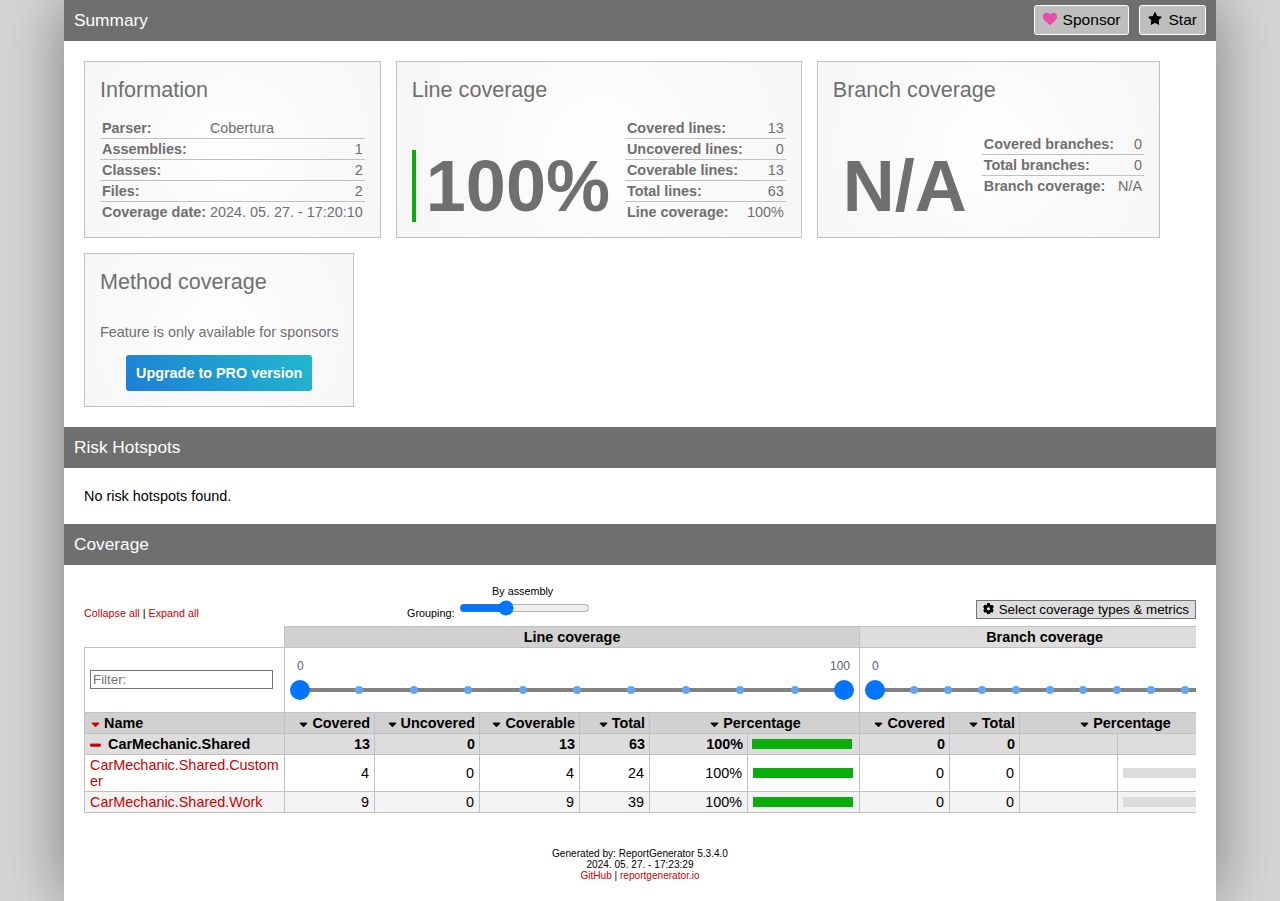
<file: CarMechanic.Test/TestResults/37c2e9d2-7b0b-40fa-93d6-08cd509f5fb9/coveragereport/index.htm>
<!DOCTYPE html>
<html>
<head>
<meta charset="utf-8" />
<meta name="viewport" content="width=device-width, initial-scale=1.0" />
<meta http-equiv="X-UA-Compatible" content="IE=EDGE,chrome=1" />
<link href="[data-uri]" rel="icon" type="image/x-icon" />
<title>Summary - Coverage Report</title>
<link rel="stylesheet" type="text/css" href="report.css" />
</head><body><div class="container"><div class="containerleft">
<h1>Summary<a class="button" href="https://github.com/danielpalme/ReportGenerator" title="Star on GitHub"><i class="icon-star"></i>Star</a><a class="button" href="https://github.com/sponsors/danielpalme" title="Become a sponsor"><i class="icon-sponsor"></i>Sponsor</a></h1>
<div class="card-group">
<div class="card">
<div class="card-header">Information</div>
<div class="card-body">
<div class="table">
<table>
<tr>
<th>Parser:</th>
<td class="limit-width " title="Cobertura">Cobertura</td>
</tr>
<tr>
<th>Assemblies:</th>
<td class="limit-width right" title="1">1</td>
</tr>
<tr>
<th>Classes:</th>
<td class="limit-width right" title="2">2</td>
</tr>
<tr>
<th>Files:</th>
<td class="limit-width right" title="2">2</td>
</tr>
<tr>
<th>Coverage date:</th>
<td class="limit-width " title="2024. 05. 27. - 17:20:10">2024. 05. 27. - 17:20:10</td>
</tr>
</table>
</div>
</div>
</div>
<div class="card">
<div class="card-header">Line coverage</div>
<div class="card-body">
<div class="large cardpercentagebar cardpercentagebar0">100%</div>
<div class="table">
<table>
<tr>
<th>Covered lines:</th>
<td class="limit-width right" title="13">13</td>
</tr>
<tr>
<th>Uncovered lines:</th>
<td class="limit-width right" title="0">0</td>
</tr>
<tr>
<th>Coverable lines:</th>
<td class="limit-width right" title="13">13</td>
</tr>
<tr>
<th>Total lines:</th>
<td class="limit-width right" title="63">63</td>
</tr>
<tr>
<th>Line coverage:</th>
<td class="limit-width right" title="13 of 13">100%</td>
</tr>
</table>
</div>
</div>
</div>
<div class="card">
<div class="card-header">Branch coverage</div>
<div class="card-body">
<div class="large">N/A</div>
<div class="table">
<table>
<tr>
<th>Covered branches:</th>
<td class="limit-width right" title="0">0</td>
</tr>
<tr>
<th>Total branches:</th>
<td class="limit-width right" title="0">0</td>
</tr>
<tr>
<th>Branch coverage:</th>
<td class="limit-width right" title="N/A">N/A</td>
</tr>
</table>
</div>
</div>
</div>
<div class="card">
<div class="card-header">Method coverage</div>
<div class="card-body">
<div class="center">
<p>Feature is only available for sponsors</p>
<a class="pro-button" href="https://reportgenerator.io/pro" target="_blank">Upgrade to PRO version</a>
</div>
</div>
</div>
</div>
<h1>Risk Hotspots</h1>
<risk-hotspots>
</risk-hotspots>
<p>No risk hotspots found.</p>
<h1>Coverage</h1>
<coverage-info>
<div class="table-responsive">
<table class="overview table-fixed stripped">
<colgroup>
<col class="column-min-200" />
<col class="column90" />
<col class="column105" />
<col class="column100" />
<col class="column70" />
<col class="column60" />
<col class="column112" />
<col class="column90" />
<col class="column70" />
<col class="column60" />
<col class="column112" />
</colgroup>
<thead>
<tr class="header"><th></th><th colspan="6" class="center">Line coverage</th><th colspan="4" class="center">Branch coverage</th></tr>
<tr><th>Name</th><th class="right">Covered</th><th class="right">Uncovered</th><th class="right">Coverable</th><th class="right">Total</th><th class="center" colspan="2">Percentage</th><th class="right">Covered</th><th class="right">Total</th><th class="center" colspan="2">Percentage</th></tr></thead>
<tbody>
<tr><th>CarMechanic.Shared</th><th class="right">13</th><th class="right">0</th><th class="right">13</th><th class="right">63</th><th title="13/13" class="right">100%</th><th><table class="coverage"><tr><td class="green covered100">&nbsp;</td></tr></table></th><th class="right">0</th><th class="right">0</th><th class="right" title="-"></th><th><table class="coverage"><tr><td class="gray covered100">&nbsp;</td></tr></table></th></tr>
<tr><td><a href="CarMechanic.Shared_Customer.html">CarMechanic.Shared.Customer</a></td><td class="right">4</td><td class="right">0</td><td class="right">4</td><td class="right">24</td><td title="4/4" class="right">100%</td><td><table class="coverage"><tr><td class="green covered100">&nbsp;</td></tr></table></td><td class="right">0</td><td class="right">0</td><td class="right" title="-"></td><td><table class="coverage"><tr><td class="gray covered100">&nbsp;</td></tr></table></td></tr>
<tr><td><a href="CarMechanic.Shared_Work.html">CarMechanic.Shared.Work</a></td><td class="right">9</td><td class="right">0</td><td class="right">9</td><td class="right">39</td><td title="9/9" class="right">100%</td><td><table class="coverage"><tr><td class="green covered100">&nbsp;</td></tr></table></td><td class="right">0</td><td class="right">0</td><td class="right" title="-"></td><td><table class="coverage"><tr><td class="gray covered100">&nbsp;</td></tr></table></td></tr>
</tbody>
</table>
</div>
</coverage-info>
<div class="footer">Generated by: ReportGenerator 5.3.4.0<br />2024. 05. 27. - 17:23:29<br /><a href="https://github.com/danielpalme/ReportGenerator">GitHub</a> | <a href="https://reportgenerator.io">reportgenerator.io</a></div></div></div>
<script type="text/javascript">
/* <![CDATA[ */
(function() {
    var url = window.location.href;
    var startOfQueryString = url.indexOf('?');
    var queryString = startOfQueryString > -1 ? url.substr(startOfQueryString) : '';

    if (startOfQueryString > -1) {
        var i = 0, href= null;
        var css = document.getElementsByTagName('link');

        for (i = 0; i < css.length; i++) {
            if (css[i].getAttribute('rel') !== 'stylesheet') {
            continue;
            }

            href = css[i].getAttribute('href');

            if (href) {
            css[i].setAttribute('href', href + queryString);
            }
        }

        var links = document.getElementsByTagName('a');

        for (i = 0; i < links.length; i++) {
            href = links[i].getAttribute('href');

            if (href
                && !href.startsWith('http://')
                && !href.startsWith('https://')
                && !href.startsWith('#')
                && href.indexOf('?') === -1) {
            links[i].setAttribute('href', href + queryString);
            }
        }
    }

    var newScript = document.createElement('script');
    newScript.src = 'main.js' + queryString;
    document.getElementsByTagName('body')[0].appendChild(newScript);
})();
/* ]]> */ 
</script>
</body></html>
</file>
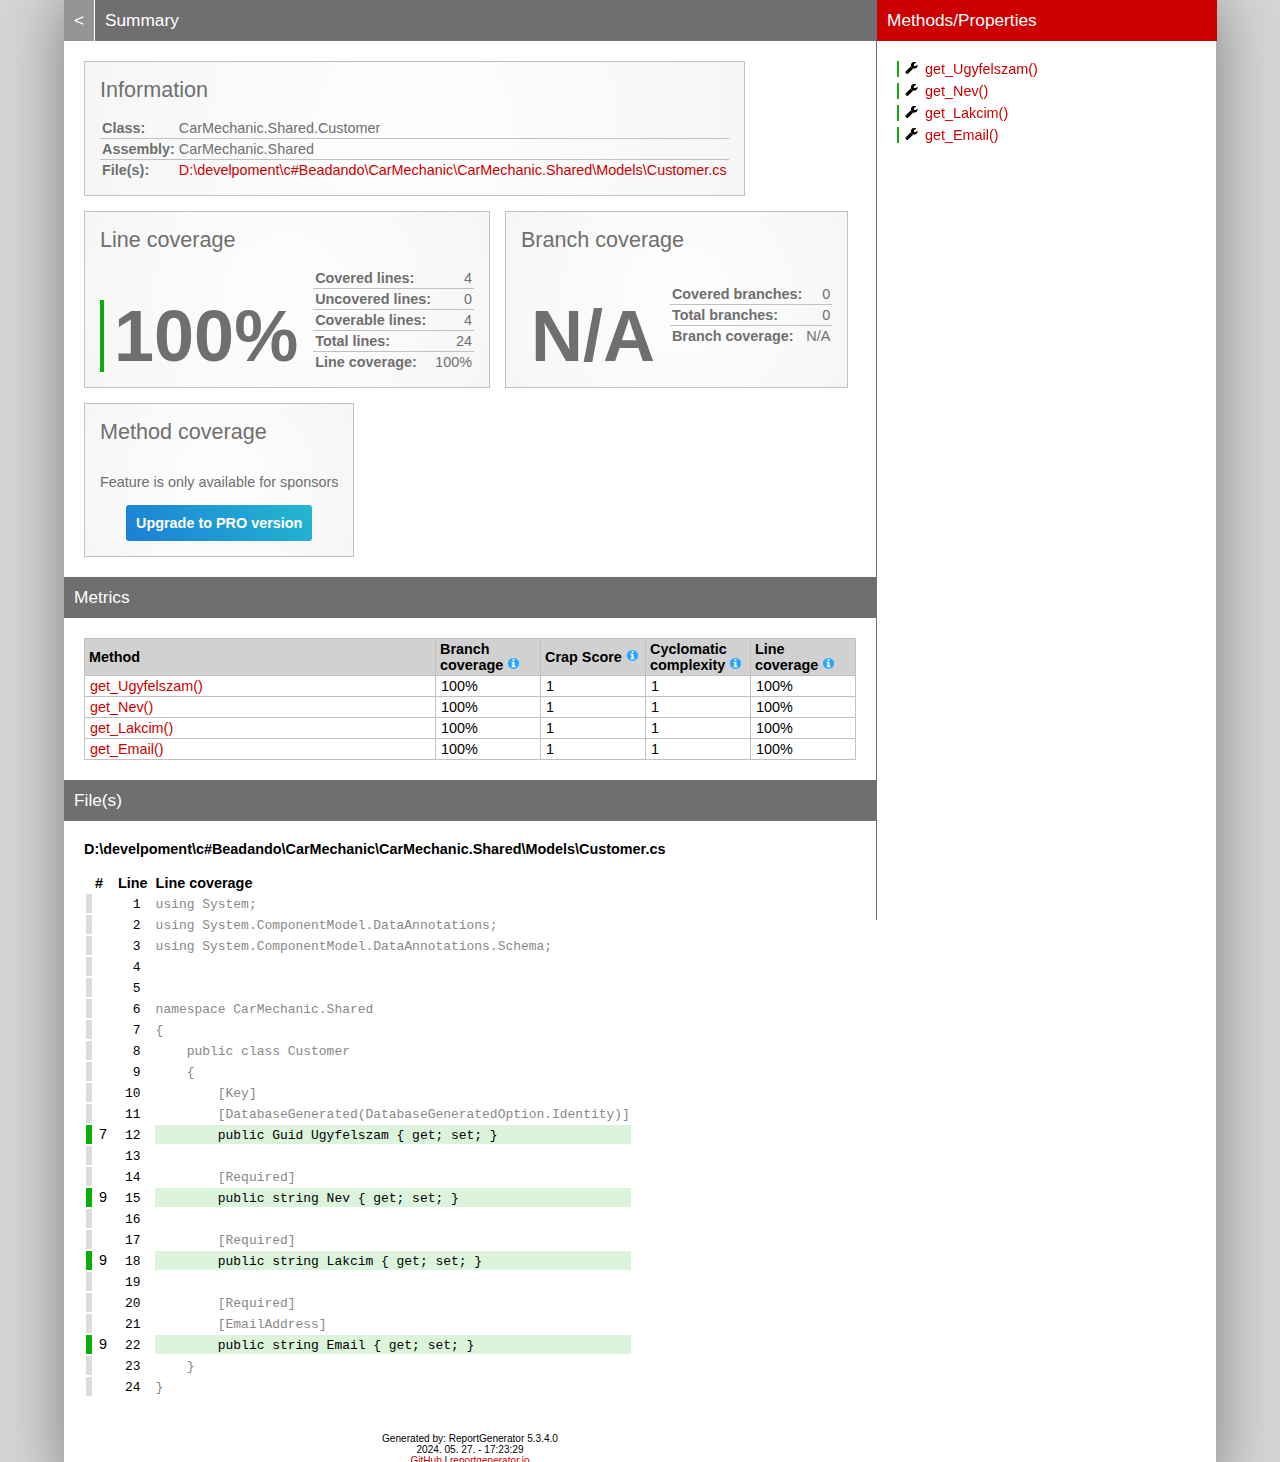
<file: CarMechanic.Test/TestResults/37c2e9d2-7b0b-40fa-93d6-08cd509f5fb9/coveragereport/CarMechanic.Shared_Customer.html>
<!DOCTYPE html>
<html>
<head>
<meta charset="utf-8" />
<meta name="viewport" content="width=device-width, initial-scale=1.0" />
<meta http-equiv="X-UA-Compatible" content="IE=EDGE,chrome=1" />
<link href="[data-uri]" rel="icon" type="image/x-icon" />
<title>CarMechanic.Shared.Customer - Coverage Report</title>
<link rel="stylesheet" type="text/css" href="report.css" />
</head><body><div class="container"><div class="containerleft">
<h1><a href="index.html" class="back">&lt;</a> Summary</h1>
<div class="card-group">
<div class="card">
<div class="card-header">Information</div>
<div class="card-body">
<div class="table">
<table>
<tr>
<th>Class:</th>
<td class="limit-width " title="CarMechanic.Shared.Customer">CarMechanic.Shared.Customer</td>
</tr>
<tr>
<th>Assembly:</th>
<td class="limit-width " title="CarMechanic.Shared">CarMechanic.Shared</td>
</tr>
<tr>
<th>File(s):</th>
<td class="overflow-wrap"><a href="#DdevelpomentcBeadandoCarMechanicCarMechanicSharedModelsCustomercs" class="navigatetohash">D:\develpoment\c#Beadando\CarMechanic\CarMechanic.Shared\Models\Customer.cs</a></td>
</tr>
</table>
</div>
</div>
</div>
</div>
<div class="card-group">
<div class="card">
<div class="card-header">Line coverage</div>
<div class="card-body">
<div class="large cardpercentagebar cardpercentagebar0">100%</div>
<div class="table">
<table>
<tr>
<th>Covered lines:</th>
<td class="limit-width right" title="4">4</td>
</tr>
<tr>
<th>Uncovered lines:</th>
<td class="limit-width right" title="0">0</td>
</tr>
<tr>
<th>Coverable lines:</th>
<td class="limit-width right" title="4">4</td>
</tr>
<tr>
<th>Total lines:</th>
<td class="limit-width right" title="24">24</td>
</tr>
<tr>
<th>Line coverage:</th>
<td class="limit-width right" title="4 of 4">100%</td>
</tr>
</table>
</div>
</div>
</div>
<div class="card">
<div class="card-header">Branch coverage</div>
<div class="card-body">
<div class="large">N/A</div>
<div class="table">
<table>
<tr>
<th>Covered branches:</th>
<td class="limit-width right" title="0">0</td>
</tr>
<tr>
<th>Total branches:</th>
<td class="limit-width right" title="0">0</td>
</tr>
<tr>
<th>Branch coverage:</th>
<td class="limit-width right" title="N/A">N/A</td>
</tr>
</table>
</div>
</div>
</div>
<div class="card">
<div class="card-header">Method coverage</div>
<div class="card-body">
<div class="center">
<p>Feature is only available for sponsors</p>
<a class="pro-button" href="https://reportgenerator.io/pro" target="_blank">Upgrade to PRO version</a>
</div>
</div>
</div>
</div>
<h1>Metrics</h1>
<div class="table-responsive">
<table class="overview table-fixed">
<colgroup>
<col class="column-min-200" />
<col class="column105" />
<col class="column105" />
<col class="column105" />
<col class="column105" />
</colgroup>
<thead><tr><th>Method</th><th>Branch coverage <a href="https://en.wikipedia.org/wiki/Code_coverage" target="_blank"><i class="icon-info-circled"></i></a></th><th>Crap Score <a href="https://googletesting.blogspot.de/2011/02/this-code-is-crap.html" target="_blank"><i class="icon-info-circled"></i></a></th><th>Cyclomatic complexity <a href="https://en.wikipedia.org/wiki/Cyclomatic_complexity" target="_blank"><i class="icon-info-circled"></i></a></th><th>Line coverage <a href="https://en.wikipedia.org/wiki/Code_coverage" target="_blank"><i class="icon-info-circled"></i></a></th></tr></thead>
<tbody>
<tr><td title="get_Ugyfelszam()"><a href="#file0_line12" class="navigatetohash">get_Ugyfelszam()</a></td><td>100%</td><td>1</td><td>1</td><td>100%</td></tr>
<tr><td title="get_Nev()"><a href="#file0_line15" class="navigatetohash">get_Nev()</a></td><td>100%</td><td>1</td><td>1</td><td>100%</td></tr>
<tr><td title="get_Lakcim()"><a href="#file0_line18" class="navigatetohash">get_Lakcim()</a></td><td>100%</td><td>1</td><td>1</td><td>100%</td></tr>
<tr><td title="get_Email()"><a href="#file0_line22" class="navigatetohash">get_Email()</a></td><td>100%</td><td>1</td><td>1</td><td>100%</td></tr>
</tbody>
</table>
</div>
<h1>File(s)</h1>
<h2 id="DdevelpomentcBeadandoCarMechanicCarMechanicSharedModelsCustomercs">D:\develpoment\c#Beadando\CarMechanic\CarMechanic.Shared\Models\Customer.cs</h2>
<div class="table-responsive">
<table class="lineAnalysis">
<thead><tr><th></th><th>#</th><th>Line</th><th></th><th>Line coverage</th></tr></thead>
<tbody>
<tr class="" title="Not coverable" data-coverage="{'AllTestMethods': {'VC': '', 'LVS': 'gray'}}"><td class="gray">&nbsp;</td><td class="leftmargin rightmargin right"></td><td class="rightmargin right"><a id="file0_line1"></a><code>1</code></td><td></td><td class="lightgray"><code>using&nbsp;System;</code></td></tr>
<tr class="" title="Not coverable" data-coverage="{'AllTestMethods': {'VC': '', 'LVS': 'gray'}}"><td class="gray">&nbsp;</td><td class="leftmargin rightmargin right"></td><td class="rightmargin right"><a id="file0_line2"></a><code>2</code></td><td></td><td class="lightgray"><code>using&nbsp;System.ComponentModel.DataAnnotations;</code></td></tr>
<tr class="" title="Not coverable" data-coverage="{'AllTestMethods': {'VC': '', 'LVS': 'gray'}}"><td class="gray">&nbsp;</td><td class="leftmargin rightmargin right"></td><td class="rightmargin right"><a id="file0_line3"></a><code>3</code></td><td></td><td class="lightgray"><code>using&nbsp;System.ComponentModel.DataAnnotations.Schema;</code></td></tr>
<tr class="" title="Not coverable" data-coverage="{'AllTestMethods': {'VC': '', 'LVS': 'gray'}}"><td class="gray">&nbsp;</td><td class="leftmargin rightmargin right"></td><td class="rightmargin right"><a id="file0_line4"></a><code>4</code></td><td></td><td class="lightgray"><code></code></td></tr>
<tr class="" title="Not coverable" data-coverage="{'AllTestMethods': {'VC': '', 'LVS': 'gray'}}"><td class="gray">&nbsp;</td><td class="leftmargin rightmargin right"></td><td class="rightmargin right"><a id="file0_line5"></a><code>5</code></td><td></td><td class="lightgray"><code></code></td></tr>
<tr class="" title="Not coverable" data-coverage="{'AllTestMethods': {'VC': '', 'LVS': 'gray'}}"><td class="gray">&nbsp;</td><td class="leftmargin rightmargin right"></td><td class="rightmargin right"><a id="file0_line6"></a><code>6</code></td><td></td><td class="lightgray"><code>namespace&nbsp;CarMechanic.Shared</code></td></tr>
<tr class="" title="Not coverable" data-coverage="{'AllTestMethods': {'VC': '', 'LVS': 'gray'}}"><td class="gray">&nbsp;</td><td class="leftmargin rightmargin right"></td><td class="rightmargin right"><a id="file0_line7"></a><code>7</code></td><td></td><td class="lightgray"><code>{</code></td></tr>
<tr class="" title="Not coverable" data-coverage="{'AllTestMethods': {'VC': '', 'LVS': 'gray'}}"><td class="gray">&nbsp;</td><td class="leftmargin rightmargin right"></td><td class="rightmargin right"><a id="file0_line8"></a><code>8</code></td><td></td><td class="lightgray"><code>&nbsp;&nbsp;&nbsp;&nbsp;public&nbsp;class&nbsp;Customer</code></td></tr>
<tr class="" title="Not coverable" data-coverage="{'AllTestMethods': {'VC': '', 'LVS': 'gray'}}"><td class="gray">&nbsp;</td><td class="leftmargin rightmargin right"></td><td class="rightmargin right"><a id="file0_line9"></a><code>9</code></td><td></td><td class="lightgray"><code>&nbsp;&nbsp;&nbsp;&nbsp;{</code></td></tr>
<tr class="" title="Not coverable" data-coverage="{'AllTestMethods': {'VC': '', 'LVS': 'gray'}}"><td class="gray">&nbsp;</td><td class="leftmargin rightmargin right"></td><td class="rightmargin right"><a id="file0_line10"></a><code>10</code></td><td></td><td class="lightgray"><code>&nbsp;&nbsp;&nbsp;&nbsp;&nbsp;&nbsp;&nbsp;&nbsp;[Key]</code></td></tr>
<tr class="" title="Not coverable" data-coverage="{'AllTestMethods': {'VC': '', 'LVS': 'gray'}}"><td class="gray">&nbsp;</td><td class="leftmargin rightmargin right"></td><td class="rightmargin right"><a id="file0_line11"></a><code>11</code></td><td></td><td class="lightgray"><code>&nbsp;&nbsp;&nbsp;&nbsp;&nbsp;&nbsp;&nbsp;&nbsp;[DatabaseGenerated(DatabaseGeneratedOption.Identity)]</code></td></tr>
<tr class="coverableline" title="Covered (7 visits)" data-coverage="{'AllTestMethods': {'VC': '7', 'LVS': 'green'}}"><td class="green">&nbsp;</td><td class="leftmargin rightmargin right">7</td><td class="rightmargin right"><a id="file0_line12"></a><code>12</code></td><td></td><td class="lightgreen"><code>&nbsp;&nbsp;&nbsp;&nbsp;&nbsp;&nbsp;&nbsp;&nbsp;public&nbsp;Guid&nbsp;Ugyfelszam&nbsp;{&nbsp;get;&nbsp;set;&nbsp;}</code></td></tr>
<tr class="" title="Not coverable" data-coverage="{'AllTestMethods': {'VC': '', 'LVS': 'gray'}}"><td class="gray">&nbsp;</td><td class="leftmargin rightmargin right"></td><td class="rightmargin right"><a id="file0_line13"></a><code>13</code></td><td></td><td class="lightgray"><code></code></td></tr>
<tr class="" title="Not coverable" data-coverage="{'AllTestMethods': {'VC': '', 'LVS': 'gray'}}"><td class="gray">&nbsp;</td><td class="leftmargin rightmargin right"></td><td class="rightmargin right"><a id="file0_line14"></a><code>14</code></td><td></td><td class="lightgray"><code>&nbsp;&nbsp;&nbsp;&nbsp;&nbsp;&nbsp;&nbsp;&nbsp;[Required]</code></td></tr>
<tr class="coverableline" title="Covered (9 visits)" data-coverage="{'AllTestMethods': {'VC': '9', 'LVS': 'green'}}"><td class="green">&nbsp;</td><td class="leftmargin rightmargin right">9</td><td class="rightmargin right"><a id="file0_line15"></a><code>15</code></td><td></td><td class="lightgreen"><code>&nbsp;&nbsp;&nbsp;&nbsp;&nbsp;&nbsp;&nbsp;&nbsp;public&nbsp;string&nbsp;Nev&nbsp;{&nbsp;get;&nbsp;set;&nbsp;}</code></td></tr>
<tr class="" title="Not coverable" data-coverage="{'AllTestMethods': {'VC': '', 'LVS': 'gray'}}"><td class="gray">&nbsp;</td><td class="leftmargin rightmargin right"></td><td class="rightmargin right"><a id="file0_line16"></a><code>16</code></td><td></td><td class="lightgray"><code></code></td></tr>
<tr class="" title="Not coverable" data-coverage="{'AllTestMethods': {'VC': '', 'LVS': 'gray'}}"><td class="gray">&nbsp;</td><td class="leftmargin rightmargin right"></td><td class="rightmargin right"><a id="file0_line17"></a><code>17</code></td><td></td><td class="lightgray"><code>&nbsp;&nbsp;&nbsp;&nbsp;&nbsp;&nbsp;&nbsp;&nbsp;[Required]</code></td></tr>
<tr class="coverableline" title="Covered (9 visits)" data-coverage="{'AllTestMethods': {'VC': '9', 'LVS': 'green'}}"><td class="green">&nbsp;</td><td class="leftmargin rightmargin right">9</td><td class="rightmargin right"><a id="file0_line18"></a><code>18</code></td><td></td><td class="lightgreen"><code>&nbsp;&nbsp;&nbsp;&nbsp;&nbsp;&nbsp;&nbsp;&nbsp;public&nbsp;string&nbsp;Lakcim&nbsp;{&nbsp;get;&nbsp;set;&nbsp;}</code></td></tr>
<tr class="" title="Not coverable" data-coverage="{'AllTestMethods': {'VC': '', 'LVS': 'gray'}}"><td class="gray">&nbsp;</td><td class="leftmargin rightmargin right"></td><td class="rightmargin right"><a id="file0_line19"></a><code>19</code></td><td></td><td class="lightgray"><code></code></td></tr>
<tr class="" title="Not coverable" data-coverage="{'AllTestMethods': {'VC': '', 'LVS': 'gray'}}"><td class="gray">&nbsp;</td><td class="leftmargin rightmargin right"></td><td class="rightmargin right"><a id="file0_line20"></a><code>20</code></td><td></td><td class="lightgray"><code>&nbsp;&nbsp;&nbsp;&nbsp;&nbsp;&nbsp;&nbsp;&nbsp;[Required]</code></td></tr>
<tr class="" title="Not coverable" data-coverage="{'AllTestMethods': {'VC': '', 'LVS': 'gray'}}"><td class="gray">&nbsp;</td><td class="leftmargin rightmargin right"></td><td class="rightmargin right"><a id="file0_line21"></a><code>21</code></td><td></td><td class="lightgray"><code>&nbsp;&nbsp;&nbsp;&nbsp;&nbsp;&nbsp;&nbsp;&nbsp;[EmailAddress]</code></td></tr>
<tr class="coverableline" title="Covered (9 visits)" data-coverage="{'AllTestMethods': {'VC': '9', 'LVS': 'green'}}"><td class="green">&nbsp;</td><td class="leftmargin rightmargin right">9</td><td class="rightmargin right"><a id="file0_line22"></a><code>22</code></td><td></td><td class="lightgreen"><code>&nbsp;&nbsp;&nbsp;&nbsp;&nbsp;&nbsp;&nbsp;&nbsp;public&nbsp;string&nbsp;Email&nbsp;{&nbsp;get;&nbsp;set;&nbsp;}</code></td></tr>
<tr class="" title="Not coverable" data-coverage="{'AllTestMethods': {'VC': '', 'LVS': 'gray'}}"><td class="gray">&nbsp;</td><td class="leftmargin rightmargin right"></td><td class="rightmargin right"><a id="file0_line23"></a><code>23</code></td><td></td><td class="lightgray"><code>&nbsp;&nbsp;&nbsp;&nbsp;}</code></td></tr>
<tr class="" title="Not coverable" data-coverage="{'AllTestMethods': {'VC': '', 'LVS': 'gray'}}"><td class="gray">&nbsp;</td><td class="leftmargin rightmargin right"></td><td class="rightmargin right"><a id="file0_line24"></a><code>24</code></td><td></td><td class="lightgray"><code>}</code></td></tr>
</tbody>
</table>
</div>
<div class="footer">Generated by: ReportGenerator 5.3.4.0<br />2024. 05. 27. - 17:23:29<br /><a href="https://github.com/danielpalme/ReportGenerator">GitHub</a> | <a href="https://reportgenerator.io">reportgenerator.io</a></div></div>
<div class="containerright">
<div class="containerrightfixed">
<h1>Methods/Properties</h1>
<a href="#file0_line12" class="navigatetohash percentagebar percentagebar100" title="Line coverage: 100% - get_Ugyfelszam()"><i class="icon-wrench"></i>get_Ugyfelszam()</a><br />
<a href="#file0_line15" class="navigatetohash percentagebar percentagebar100" title="Line coverage: 100% - get_Nev()"><i class="icon-wrench"></i>get_Nev()</a><br />
<a href="#file0_line18" class="navigatetohash percentagebar percentagebar100" title="Line coverage: 100% - get_Lakcim()"><i class="icon-wrench"></i>get_Lakcim()</a><br />
<a href="#file0_line22" class="navigatetohash percentagebar percentagebar100" title="Line coverage: 100% - get_Email()"><i class="icon-wrench"></i>get_Email()</a><br />
<br/></div>
</div></div>
<script type="text/javascript">
/* <![CDATA[ */
(function() {
    var url = window.location.href;
    var startOfQueryString = url.indexOf('?');
    var queryString = startOfQueryString > -1 ? url.substr(startOfQueryString) : '';

    if (startOfQueryString > -1) {
        var i = 0, href= null;
        var css = document.getElementsByTagName('link');

        for (i = 0; i < css.length; i++) {
            if (css[i].getAttribute('rel') !== 'stylesheet') {
            continue;
            }

            href = css[i].getAttribute('href');

            if (href) {
            css[i].setAttribute('href', href + queryString);
            }
        }

        var links = document.getElementsByTagName('a');

        for (i = 0; i < links.length; i++) {
            href = links[i].getAttribute('href');

            if (href
                && !href.startsWith('http://')
                && !href.startsWith('https://')
                && !href.startsWith('#')
                && href.indexOf('?') === -1) {
            links[i].setAttribute('href', href + queryString);
            }
        }
    }

    var newScript = document.createElement('script');
    newScript.src = 'class.js' + queryString;
    document.getElementsByTagName('body')[0].appendChild(newScript);
})();
/* ]]> */ 
</script>
</body></html>
</file>
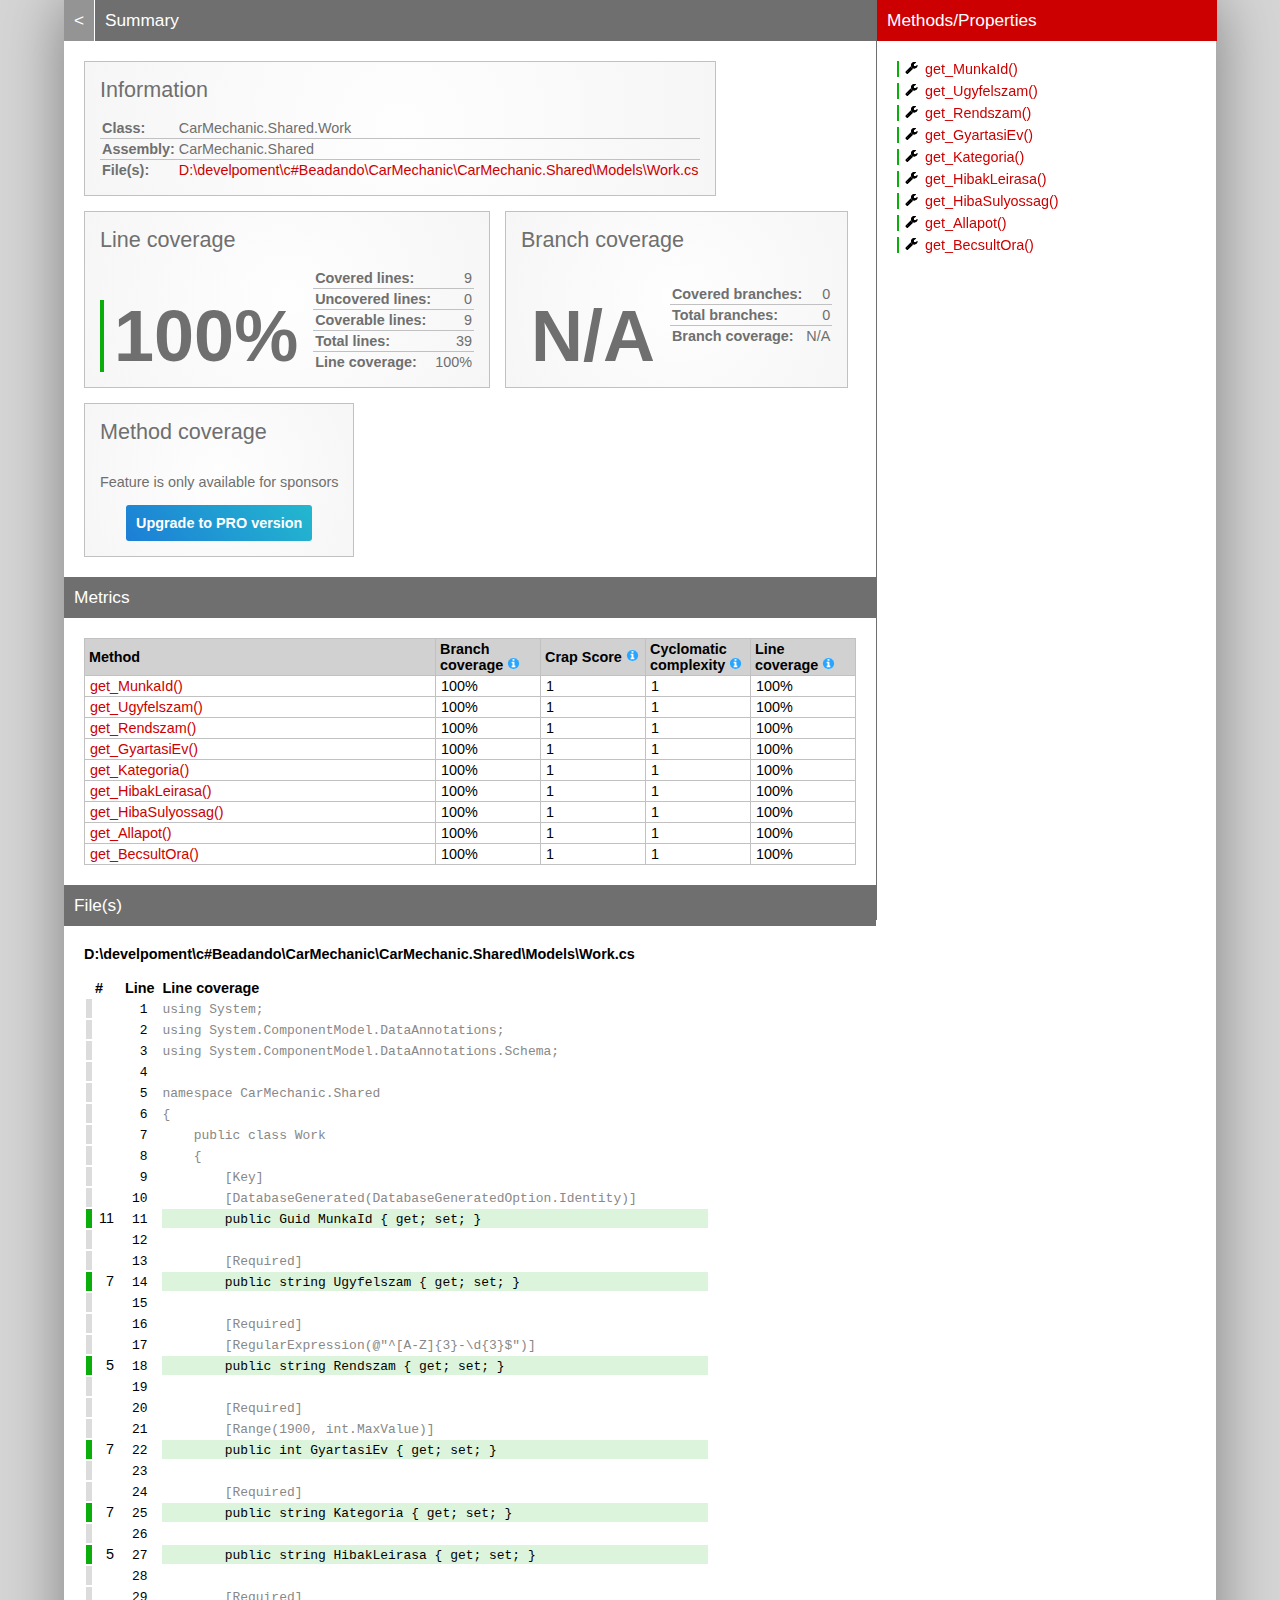
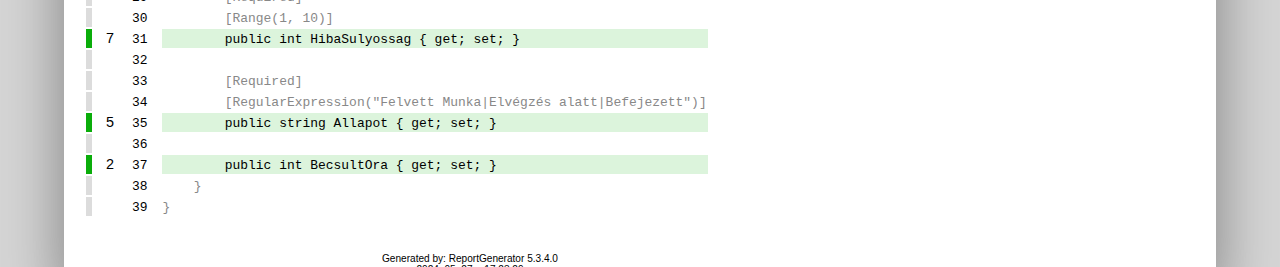
<file: CarMechanic.Test/TestResults/37c2e9d2-7b0b-40fa-93d6-08cd509f5fb9/coveragereport/CarMechanic.Shared_Work.html>
<!DOCTYPE html>
<html>
<head>
<meta charset="utf-8" />
<meta name="viewport" content="width=device-width, initial-scale=1.0" />
<meta http-equiv="X-UA-Compatible" content="IE=EDGE,chrome=1" />
<link href="[data-uri]" rel="icon" type="image/x-icon" />
<title>CarMechanic.Shared.Work - Coverage Report</title>
<link rel="stylesheet" type="text/css" href="report.css" />
</head><body><div class="container"><div class="containerleft">
<h1><a href="index.html" class="back">&lt;</a> Summary</h1>
<div class="card-group">
<div class="card">
<div class="card-header">Information</div>
<div class="card-body">
<div class="table">
<table>
<tr>
<th>Class:</th>
<td class="limit-width " title="CarMechanic.Shared.Work">CarMechanic.Shared.Work</td>
</tr>
<tr>
<th>Assembly:</th>
<td class="limit-width " title="CarMechanic.Shared">CarMechanic.Shared</td>
</tr>
<tr>
<th>File(s):</th>
<td class="overflow-wrap"><a href="#DdevelpomentcBeadandoCarMechanicCarMechanicSharedModelsWorkcs" class="navigatetohash">D:\develpoment\c#Beadando\CarMechanic\CarMechanic.Shared\Models\Work.cs</a></td>
</tr>
</table>
</div>
</div>
</div>
</div>
<div class="card-group">
<div class="card">
<div class="card-header">Line coverage</div>
<div class="card-body">
<div class="large cardpercentagebar cardpercentagebar0">100%</div>
<div class="table">
<table>
<tr>
<th>Covered lines:</th>
<td class="limit-width right" title="9">9</td>
</tr>
<tr>
<th>Uncovered lines:</th>
<td class="limit-width right" title="0">0</td>
</tr>
<tr>
<th>Coverable lines:</th>
<td class="limit-width right" title="9">9</td>
</tr>
<tr>
<th>Total lines:</th>
<td class="limit-width right" title="39">39</td>
</tr>
<tr>
<th>Line coverage:</th>
<td class="limit-width right" title="9 of 9">100%</td>
</tr>
</table>
</div>
</div>
</div>
<div class="card">
<div class="card-header">Branch coverage</div>
<div class="card-body">
<div class="large">N/A</div>
<div class="table">
<table>
<tr>
<th>Covered branches:</th>
<td class="limit-width right" title="0">0</td>
</tr>
<tr>
<th>Total branches:</th>
<td class="limit-width right" title="0">0</td>
</tr>
<tr>
<th>Branch coverage:</th>
<td class="limit-width right" title="N/A">N/A</td>
</tr>
</table>
</div>
</div>
</div>
<div class="card">
<div class="card-header">Method coverage</div>
<div class="card-body">
<div class="center">
<p>Feature is only available for sponsors</p>
<a class="pro-button" href="https://reportgenerator.io/pro" target="_blank">Upgrade to PRO version</a>
</div>
</div>
</div>
</div>
<h1>Metrics</h1>
<div class="table-responsive">
<table class="overview table-fixed">
<colgroup>
<col class="column-min-200" />
<col class="column105" />
<col class="column105" />
<col class="column105" />
<col class="column105" />
</colgroup>
<thead><tr><th>Method</th><th>Branch coverage <a href="https://en.wikipedia.org/wiki/Code_coverage" target="_blank"><i class="icon-info-circled"></i></a></th><th>Crap Score <a href="https://googletesting.blogspot.de/2011/02/this-code-is-crap.html" target="_blank"><i class="icon-info-circled"></i></a></th><th>Cyclomatic complexity <a href="https://en.wikipedia.org/wiki/Cyclomatic_complexity" target="_blank"><i class="icon-info-circled"></i></a></th><th>Line coverage <a href="https://en.wikipedia.org/wiki/Code_coverage" target="_blank"><i class="icon-info-circled"></i></a></th></tr></thead>
<tbody>
<tr><td title="get_MunkaId()"><a href="#file0_line11" class="navigatetohash">get_MunkaId()</a></td><td>100%</td><td>1</td><td>1</td><td>100%</td></tr>
<tr><td title="get_Ugyfelszam()"><a href="#file0_line14" class="navigatetohash">get_Ugyfelszam()</a></td><td>100%</td><td>1</td><td>1</td><td>100%</td></tr>
<tr><td title="get_Rendszam()"><a href="#file0_line18" class="navigatetohash">get_Rendszam()</a></td><td>100%</td><td>1</td><td>1</td><td>100%</td></tr>
<tr><td title="get_GyartasiEv()"><a href="#file0_line22" class="navigatetohash">get_GyartasiEv()</a></td><td>100%</td><td>1</td><td>1</td><td>100%</td></tr>
<tr><td title="get_Kategoria()"><a href="#file0_line25" class="navigatetohash">get_Kategoria()</a></td><td>100%</td><td>1</td><td>1</td><td>100%</td></tr>
<tr><td title="get_HibakLeirasa()"><a href="#file0_line27" class="navigatetohash">get_HibakLeirasa()</a></td><td>100%</td><td>1</td><td>1</td><td>100%</td></tr>
<tr><td title="get_HibaSulyossag()"><a href="#file0_line31" class="navigatetohash">get_HibaSulyossag()</a></td><td>100%</td><td>1</td><td>1</td><td>100%</td></tr>
<tr><td title="get_Allapot()"><a href="#file0_line35" class="navigatetohash">get_Allapot()</a></td><td>100%</td><td>1</td><td>1</td><td>100%</td></tr>
<tr><td title="get_BecsultOra()"><a href="#file0_line37" class="navigatetohash">get_BecsultOra()</a></td><td>100%</td><td>1</td><td>1</td><td>100%</td></tr>
</tbody>
</table>
</div>
<h1>File(s)</h1>
<h2 id="DdevelpomentcBeadandoCarMechanicCarMechanicSharedModelsWorkcs">D:\develpoment\c#Beadando\CarMechanic\CarMechanic.Shared\Models\Work.cs</h2>
<div class="table-responsive">
<table class="lineAnalysis">
<thead><tr><th></th><th>#</th><th>Line</th><th></th><th>Line coverage</th></tr></thead>
<tbody>
<tr class="" title="Not coverable" data-coverage="{'AllTestMethods': {'VC': '', 'LVS': 'gray'}}"><td class="gray">&nbsp;</td><td class="leftmargin rightmargin right"></td><td class="rightmargin right"><a id="file0_line1"></a><code>1</code></td><td></td><td class="lightgray"><code>using&nbsp;System;</code></td></tr>
<tr class="" title="Not coverable" data-coverage="{'AllTestMethods': {'VC': '', 'LVS': 'gray'}}"><td class="gray">&nbsp;</td><td class="leftmargin rightmargin right"></td><td class="rightmargin right"><a id="file0_line2"></a><code>2</code></td><td></td><td class="lightgray"><code>using&nbsp;System.ComponentModel.DataAnnotations;</code></td></tr>
<tr class="" title="Not coverable" data-coverage="{'AllTestMethods': {'VC': '', 'LVS': 'gray'}}"><td class="gray">&nbsp;</td><td class="leftmargin rightmargin right"></td><td class="rightmargin right"><a id="file0_line3"></a><code>3</code></td><td></td><td class="lightgray"><code>using&nbsp;System.ComponentModel.DataAnnotations.Schema;</code></td></tr>
<tr class="" title="Not coverable" data-coverage="{'AllTestMethods': {'VC': '', 'LVS': 'gray'}}"><td class="gray">&nbsp;</td><td class="leftmargin rightmargin right"></td><td class="rightmargin right"><a id="file0_line4"></a><code>4</code></td><td></td><td class="lightgray"><code></code></td></tr>
<tr class="" title="Not coverable" data-coverage="{'AllTestMethods': {'VC': '', 'LVS': 'gray'}}"><td class="gray">&nbsp;</td><td class="leftmargin rightmargin right"></td><td class="rightmargin right"><a id="file0_line5"></a><code>5</code></td><td></td><td class="lightgray"><code>namespace&nbsp;CarMechanic.Shared</code></td></tr>
<tr class="" title="Not coverable" data-coverage="{'AllTestMethods': {'VC': '', 'LVS': 'gray'}}"><td class="gray">&nbsp;</td><td class="leftmargin rightmargin right"></td><td class="rightmargin right"><a id="file0_line6"></a><code>6</code></td><td></td><td class="lightgray"><code>{</code></td></tr>
<tr class="" title="Not coverable" data-coverage="{'AllTestMethods': {'VC': '', 'LVS': 'gray'}}"><td class="gray">&nbsp;</td><td class="leftmargin rightmargin right"></td><td class="rightmargin right"><a id="file0_line7"></a><code>7</code></td><td></td><td class="lightgray"><code>&nbsp;&nbsp;&nbsp;&nbsp;public&nbsp;class&nbsp;Work</code></td></tr>
<tr class="" title="Not coverable" data-coverage="{'AllTestMethods': {'VC': '', 'LVS': 'gray'}}"><td class="gray">&nbsp;</td><td class="leftmargin rightmargin right"></td><td class="rightmargin right"><a id="file0_line8"></a><code>8</code></td><td></td><td class="lightgray"><code>&nbsp;&nbsp;&nbsp;&nbsp;{</code></td></tr>
<tr class="" title="Not coverable" data-coverage="{'AllTestMethods': {'VC': '', 'LVS': 'gray'}}"><td class="gray">&nbsp;</td><td class="leftmargin rightmargin right"></td><td class="rightmargin right"><a id="file0_line9"></a><code>9</code></td><td></td><td class="lightgray"><code>&nbsp;&nbsp;&nbsp;&nbsp;&nbsp;&nbsp;&nbsp;&nbsp;[Key]</code></td></tr>
<tr class="" title="Not coverable" data-coverage="{'AllTestMethods': {'VC': '', 'LVS': 'gray'}}"><td class="gray">&nbsp;</td><td class="leftmargin rightmargin right"></td><td class="rightmargin right"><a id="file0_line10"></a><code>10</code></td><td></td><td class="lightgray"><code>&nbsp;&nbsp;&nbsp;&nbsp;&nbsp;&nbsp;&nbsp;&nbsp;[DatabaseGenerated(DatabaseGeneratedOption.Identity)]</code></td></tr>
<tr class="coverableline" title="Covered (11 visits)" data-coverage="{'AllTestMethods': {'VC': '11', 'LVS': 'green'}}"><td class="green">&nbsp;</td><td class="leftmargin rightmargin right">11</td><td class="rightmargin right"><a id="file0_line11"></a><code>11</code></td><td></td><td class="lightgreen"><code>&nbsp;&nbsp;&nbsp;&nbsp;&nbsp;&nbsp;&nbsp;&nbsp;public&nbsp;Guid&nbsp;MunkaId&nbsp;{&nbsp;get;&nbsp;set;&nbsp;}</code></td></tr>
<tr class="" title="Not coverable" data-coverage="{'AllTestMethods': {'VC': '', 'LVS': 'gray'}}"><td class="gray">&nbsp;</td><td class="leftmargin rightmargin right"></td><td class="rightmargin right"><a id="file0_line12"></a><code>12</code></td><td></td><td class="lightgray"><code></code></td></tr>
<tr class="" title="Not coverable" data-coverage="{'AllTestMethods': {'VC': '', 'LVS': 'gray'}}"><td class="gray">&nbsp;</td><td class="leftmargin rightmargin right"></td><td class="rightmargin right"><a id="file0_line13"></a><code>13</code></td><td></td><td class="lightgray"><code>&nbsp;&nbsp;&nbsp;&nbsp;&nbsp;&nbsp;&nbsp;&nbsp;[Required]</code></td></tr>
<tr class="coverableline" title="Covered (7 visits)" data-coverage="{'AllTestMethods': {'VC': '7', 'LVS': 'green'}}"><td class="green">&nbsp;</td><td class="leftmargin rightmargin right">7</td><td class="rightmargin right"><a id="file0_line14"></a><code>14</code></td><td></td><td class="lightgreen"><code>&nbsp;&nbsp;&nbsp;&nbsp;&nbsp;&nbsp;&nbsp;&nbsp;public&nbsp;string&nbsp;Ugyfelszam&nbsp;{&nbsp;get;&nbsp;set;&nbsp;}</code></td></tr>
<tr class="" title="Not coverable" data-coverage="{'AllTestMethods': {'VC': '', 'LVS': 'gray'}}"><td class="gray">&nbsp;</td><td class="leftmargin rightmargin right"></td><td class="rightmargin right"><a id="file0_line15"></a><code>15</code></td><td></td><td class="lightgray"><code></code></td></tr>
<tr class="" title="Not coverable" data-coverage="{'AllTestMethods': {'VC': '', 'LVS': 'gray'}}"><td class="gray">&nbsp;</td><td class="leftmargin rightmargin right"></td><td class="rightmargin right"><a id="file0_line16"></a><code>16</code></td><td></td><td class="lightgray"><code>&nbsp;&nbsp;&nbsp;&nbsp;&nbsp;&nbsp;&nbsp;&nbsp;[Required]</code></td></tr>
<tr class="" title="Not coverable" data-coverage="{'AllTestMethods': {'VC': '', 'LVS': 'gray'}}"><td class="gray">&nbsp;</td><td class="leftmargin rightmargin right"></td><td class="rightmargin right"><a id="file0_line17"></a><code>17</code></td><td></td><td class="lightgray"><code>&nbsp;&nbsp;&nbsp;&nbsp;&nbsp;&nbsp;&nbsp;&nbsp;[RegularExpression(@&quot;^[A-Z]{3}-\d{3}$&quot;)]</code></td></tr>
<tr class="coverableline" title="Covered (5 visits)" data-coverage="{'AllTestMethods': {'VC': '5', 'LVS': 'green'}}"><td class="green">&nbsp;</td><td class="leftmargin rightmargin right">5</td><td class="rightmargin right"><a id="file0_line18"></a><code>18</code></td><td></td><td class="lightgreen"><code>&nbsp;&nbsp;&nbsp;&nbsp;&nbsp;&nbsp;&nbsp;&nbsp;public&nbsp;string&nbsp;Rendszam&nbsp;{&nbsp;get;&nbsp;set;&nbsp;}</code></td></tr>
<tr class="" title="Not coverable" data-coverage="{'AllTestMethods': {'VC': '', 'LVS': 'gray'}}"><td class="gray">&nbsp;</td><td class="leftmargin rightmargin right"></td><td class="rightmargin right"><a id="file0_line19"></a><code>19</code></td><td></td><td class="lightgray"><code></code></td></tr>
<tr class="" title="Not coverable" data-coverage="{'AllTestMethods': {'VC': '', 'LVS': 'gray'}}"><td class="gray">&nbsp;</td><td class="leftmargin rightmargin right"></td><td class="rightmargin right"><a id="file0_line20"></a><code>20</code></td><td></td><td class="lightgray"><code>&nbsp;&nbsp;&nbsp;&nbsp;&nbsp;&nbsp;&nbsp;&nbsp;[Required]</code></td></tr>
<tr class="" title="Not coverable" data-coverage="{'AllTestMethods': {'VC': '', 'LVS': 'gray'}}"><td class="gray">&nbsp;</td><td class="leftmargin rightmargin right"></td><td class="rightmargin right"><a id="file0_line21"></a><code>21</code></td><td></td><td class="lightgray"><code>&nbsp;&nbsp;&nbsp;&nbsp;&nbsp;&nbsp;&nbsp;&nbsp;[Range(1900,&nbsp;int.MaxValue)]</code></td></tr>
<tr class="coverableline" title="Covered (7 visits)" data-coverage="{'AllTestMethods': {'VC': '7', 'LVS': 'green'}}"><td class="green">&nbsp;</td><td class="leftmargin rightmargin right">7</td><td class="rightmargin right"><a id="file0_line22"></a><code>22</code></td><td></td><td class="lightgreen"><code>&nbsp;&nbsp;&nbsp;&nbsp;&nbsp;&nbsp;&nbsp;&nbsp;public&nbsp;int&nbsp;GyartasiEv&nbsp;{&nbsp;get;&nbsp;set;&nbsp;}</code></td></tr>
<tr class="" title="Not coverable" data-coverage="{'AllTestMethods': {'VC': '', 'LVS': 'gray'}}"><td class="gray">&nbsp;</td><td class="leftmargin rightmargin right"></td><td class="rightmargin right"><a id="file0_line23"></a><code>23</code></td><td></td><td class="lightgray"><code></code></td></tr>
<tr class="" title="Not coverable" data-coverage="{'AllTestMethods': {'VC': '', 'LVS': 'gray'}}"><td class="gray">&nbsp;</td><td class="leftmargin rightmargin right"></td><td class="rightmargin right"><a id="file0_line24"></a><code>24</code></td><td></td><td class="lightgray"><code>&nbsp;&nbsp;&nbsp;&nbsp;&nbsp;&nbsp;&nbsp;&nbsp;[Required]</code></td></tr>
<tr class="coverableline" title="Covered (7 visits)" data-coverage="{'AllTestMethods': {'VC': '7', 'LVS': 'green'}}"><td class="green">&nbsp;</td><td class="leftmargin rightmargin right">7</td><td class="rightmargin right"><a id="file0_line25"></a><code>25</code></td><td></td><td class="lightgreen"><code>&nbsp;&nbsp;&nbsp;&nbsp;&nbsp;&nbsp;&nbsp;&nbsp;public&nbsp;string&nbsp;Kategoria&nbsp;{&nbsp;get;&nbsp;set;&nbsp;}</code></td></tr>
<tr class="" title="Not coverable" data-coverage="{'AllTestMethods': {'VC': '', 'LVS': 'gray'}}"><td class="gray">&nbsp;</td><td class="leftmargin rightmargin right"></td><td class="rightmargin right"><a id="file0_line26"></a><code>26</code></td><td></td><td class="lightgray"><code></code></td></tr>
<tr class="coverableline" title="Covered (5 visits)" data-coverage="{'AllTestMethods': {'VC': '5', 'LVS': 'green'}}"><td class="green">&nbsp;</td><td class="leftmargin rightmargin right">5</td><td class="rightmargin right"><a id="file0_line27"></a><code>27</code></td><td></td><td class="lightgreen"><code>&nbsp;&nbsp;&nbsp;&nbsp;&nbsp;&nbsp;&nbsp;&nbsp;public&nbsp;string&nbsp;HibakLeirasa&nbsp;{&nbsp;get;&nbsp;set;&nbsp;}</code></td></tr>
<tr class="" title="Not coverable" data-coverage="{'AllTestMethods': {'VC': '', 'LVS': 'gray'}}"><td class="gray">&nbsp;</td><td class="leftmargin rightmargin right"></td><td class="rightmargin right"><a id="file0_line28"></a><code>28</code></td><td></td><td class="lightgray"><code></code></td></tr>
<tr class="" title="Not coverable" data-coverage="{'AllTestMethods': {'VC': '', 'LVS': 'gray'}}"><td class="gray">&nbsp;</td><td class="leftmargin rightmargin right"></td><td class="rightmargin right"><a id="file0_line29"></a><code>29</code></td><td></td><td class="lightgray"><code>&nbsp;&nbsp;&nbsp;&nbsp;&nbsp;&nbsp;&nbsp;&nbsp;[Required]</code></td></tr>
<tr class="" title="Not coverable" data-coverage="{'AllTestMethods': {'VC': '', 'LVS': 'gray'}}"><td class="gray">&nbsp;</td><td class="leftmargin rightmargin right"></td><td class="rightmargin right"><a id="file0_line30"></a><code>30</code></td><td></td><td class="lightgray"><code>&nbsp;&nbsp;&nbsp;&nbsp;&nbsp;&nbsp;&nbsp;&nbsp;[Range(1,&nbsp;10)]</code></td></tr>
<tr class="coverableline" title="Covered (7 visits)" data-coverage="{'AllTestMethods': {'VC': '7', 'LVS': 'green'}}"><td class="green">&nbsp;</td><td class="leftmargin rightmargin right">7</td><td class="rightmargin right"><a id="file0_line31"></a><code>31</code></td><td></td><td class="lightgreen"><code>&nbsp;&nbsp;&nbsp;&nbsp;&nbsp;&nbsp;&nbsp;&nbsp;public&nbsp;int&nbsp;HibaSulyossag&nbsp;{&nbsp;get;&nbsp;set;&nbsp;}</code></td></tr>
<tr class="" title="Not coverable" data-coverage="{'AllTestMethods': {'VC': '', 'LVS': 'gray'}}"><td class="gray">&nbsp;</td><td class="leftmargin rightmargin right"></td><td class="rightmargin right"><a id="file0_line32"></a><code>32</code></td><td></td><td class="lightgray"><code></code></td></tr>
<tr class="" title="Not coverable" data-coverage="{'AllTestMethods': {'VC': '', 'LVS': 'gray'}}"><td class="gray">&nbsp;</td><td class="leftmargin rightmargin right"></td><td class="rightmargin right"><a id="file0_line33"></a><code>33</code></td><td></td><td class="lightgray"><code>&nbsp;&nbsp;&nbsp;&nbsp;&nbsp;&nbsp;&nbsp;&nbsp;[Required]</code></td></tr>
<tr class="" title="Not coverable" data-coverage="{'AllTestMethods': {'VC': '', 'LVS': 'gray'}}"><td class="gray">&nbsp;</td><td class="leftmargin rightmargin right"></td><td class="rightmargin right"><a id="file0_line34"></a><code>34</code></td><td></td><td class="lightgray"><code>&nbsp;&nbsp;&nbsp;&nbsp;&nbsp;&nbsp;&nbsp;&nbsp;[RegularExpression(&quot;Felvett&nbsp;Munka|Elv&#233;gz&#233;s&nbsp;alatt|Befejezett&quot;)]</code></td></tr>
<tr class="coverableline" title="Covered (5 visits)" data-coverage="{'AllTestMethods': {'VC': '5', 'LVS': 'green'}}"><td class="green">&nbsp;</td><td class="leftmargin rightmargin right">5</td><td class="rightmargin right"><a id="file0_line35"></a><code>35</code></td><td></td><td class="lightgreen"><code>&nbsp;&nbsp;&nbsp;&nbsp;&nbsp;&nbsp;&nbsp;&nbsp;public&nbsp;string&nbsp;Allapot&nbsp;{&nbsp;get;&nbsp;set;&nbsp;}</code></td></tr>
<tr class="" title="Not coverable" data-coverage="{'AllTestMethods': {'VC': '', 'LVS': 'gray'}}"><td class="gray">&nbsp;</td><td class="leftmargin rightmargin right"></td><td class="rightmargin right"><a id="file0_line36"></a><code>36</code></td><td></td><td class="lightgray"><code></code></td></tr>
<tr class="coverableline" title="Covered (2 visits)" data-coverage="{'AllTestMethods': {'VC': '2', 'LVS': 'green'}}"><td class="green">&nbsp;</td><td class="leftmargin rightmargin right">2</td><td class="rightmargin right"><a id="file0_line37"></a><code>37</code></td><td></td><td class="lightgreen"><code>&nbsp;&nbsp;&nbsp;&nbsp;&nbsp;&nbsp;&nbsp;&nbsp;public&nbsp;int&nbsp;BecsultOra&nbsp;{&nbsp;get;&nbsp;set;&nbsp;}</code></td></tr>
<tr class="" title="Not coverable" data-coverage="{'AllTestMethods': {'VC': '', 'LVS': 'gray'}}"><td class="gray">&nbsp;</td><td class="leftmargin rightmargin right"></td><td class="rightmargin right"><a id="file0_line38"></a><code>38</code></td><td></td><td class="lightgray"><code>&nbsp;&nbsp;&nbsp;&nbsp;}</code></td></tr>
<tr class="" title="Not coverable" data-coverage="{'AllTestMethods': {'VC': '', 'LVS': 'gray'}}"><td class="gray">&nbsp;</td><td class="leftmargin rightmargin right"></td><td class="rightmargin right"><a id="file0_line39"></a><code>39</code></td><td></td><td class="lightgray"><code>}</code></td></tr>
</tbody>
</table>
</div>
<div class="footer">Generated by: ReportGenerator 5.3.4.0<br />2024. 05. 27. - 17:23:29<br /><a href="https://github.com/danielpalme/ReportGenerator">GitHub</a> | <a href="https://reportgenerator.io">reportgenerator.io</a></div></div>
<div class="containerright">
<div class="containerrightfixed">
<h1>Methods/Properties</h1>
<a href="#file0_line11" class="navigatetohash percentagebar percentagebar100" title="Line coverage: 100% - get_MunkaId()"><i class="icon-wrench"></i>get_MunkaId()</a><br />
<a href="#file0_line14" class="navigatetohash percentagebar percentagebar100" title="Line coverage: 100% - get_Ugyfelszam()"><i class="icon-wrench"></i>get_Ugyfelszam()</a><br />
<a href="#file0_line18" class="navigatetohash percentagebar percentagebar100" title="Line coverage: 100% - get_Rendszam()"><i class="icon-wrench"></i>get_Rendszam()</a><br />
<a href="#file0_line22" class="navigatetohash percentagebar percentagebar100" title="Line coverage: 100% - get_GyartasiEv()"><i class="icon-wrench"></i>get_GyartasiEv()</a><br />
<a href="#file0_line25" class="navigatetohash percentagebar percentagebar100" title="Line coverage: 100% - get_Kategoria()"><i class="icon-wrench"></i>get_Kategoria()</a><br />
<a href="#file0_line27" class="navigatetohash percentagebar percentagebar100" title="Line coverage: 100% - get_HibakLeirasa()"><i class="icon-wrench"></i>get_HibakLeirasa()</a><br />
<a href="#file0_line31" class="navigatetohash percentagebar percentagebar100" title="Line coverage: 100% - get_HibaSulyossag()"><i class="icon-wrench"></i>get_HibaSulyossag()</a><br />
<a href="#file0_line35" class="navigatetohash percentagebar percentagebar100" title="Line coverage: 100% - get_Allapot()"><i class="icon-wrench"></i>get_Allapot()</a><br />
<a href="#file0_line37" class="navigatetohash percentagebar percentagebar100" title="Line coverage: 100% - get_BecsultOra()"><i class="icon-wrench"></i>get_BecsultOra()</a><br />
<br/></div>
</div></div>
<script type="text/javascript">
/* <![CDATA[ */
(function() {
    var url = window.location.href;
    var startOfQueryString = url.indexOf('?');
    var queryString = startOfQueryString > -1 ? url.substr(startOfQueryString) : '';

    if (startOfQueryString > -1) {
        var i = 0, href= null;
        var css = document.getElementsByTagName('link');

        for (i = 0; i < css.length; i++) {
            if (css[i].getAttribute('rel') !== 'stylesheet') {
            continue;
            }

            href = css[i].getAttribute('href');

            if (href) {
            css[i].setAttribute('href', href + queryString);
            }
        }

        var links = document.getElementsByTagName('a');

        for (i = 0; i < links.length; i++) {
            href = links[i].getAttribute('href');

            if (href
                && !href.startsWith('http://')
                && !href.startsWith('https://')
                && !href.startsWith('#')
                && href.indexOf('?') === -1) {
            links[i].setAttribute('href', href + queryString);
            }
        }
    }

    var newScript = document.createElement('script');
    newScript.src = 'class.js' + queryString;
    document.getElementsByTagName('body')[0].appendChild(newScript);
})();
/* ]]> */ 
</script>
</body></html>
</file>
<file: CarMechanic.Test/TestResults/37c2e9d2-7b0b-40fa-93d6-08cd509f5fb9/coveragereport/report.css>
:root {
    --green: #0aad0a;
    --lightgreen: #dcf4dc;
}

html { font-family: sans-serif; margin: 0; padding: 0; font-size: 0.9em; background-color: #d6d6d6; height: 100%; }
body { margin: 0; padding: 0; height: 100%; color: #000; }
h1 { font-family: 'Century Gothic', sans-serif; font-size: 1.2em; font-weight: normal; color: #fff; background-color: #6f6f6f; padding: 10px; margin: 20px -20px 20px -20px;  }
h1:first-of-type { margin-top: 0; }
h2 { font-size: 1.0em; font-weight: bold; margin: 10px 0 15px 0; padding: 0; }
h3 { font-size: 1.0em; font-weight: bold; margin: 0 0 10px 0; padding: 0; display: inline-block; }
input, select, button { border: 1px solid #767676; border-radius: 0; }
button { background-color: #ddd; cursor: pointer; }
a { color: #c00; text-decoration: none; }
a:hover { color: #000; text-decoration: none; }
h1 a.back { color: #fff; background-color: #949494; display: inline-block; margin: -12px 5px -10px -10px; padding: 10px; border-right: 1px solid #fff; }
h1 a.back:hover { background-color: #ccc; }
h1 a.button { color: #000; background-color: #bebebe; margin: -5px 0 0 10px; padding: 5px 8px 5px 8px; border: 1px solid #fff; font-size: 0.9em; border-radius: 3px; float:right; }
h1 a.button:hover { background-color: #ccc; }
h1 a.button i { position: relative; top: 1px; }

.container { margin: auto; max-width: 1650px; width: 90%; background-color: #fff; display: flex; box-shadow: 0 0 60px #7d7d7d; min-height: 100%; }
.containerleft { padding: 0 20px 20px 20px; flex: 1; min-width: 1%; }
.containerright { width: 340px; min-width: 340px; background-color: #e5e5e5; height: 100%; }
.containerrightfixed { position: fixed; padding: 0 20px 20px 20px; border-left: 1px solid #6f6f6f; width: 300px; overflow-y: auto; height: 100%; top: 0; bottom: 0; }
.containerrightfixed h1 { background-color: #c00; }
.containerrightfixed label, .containerright a { white-space: nowrap; overflow: hidden; display: inline-block; width: 100%; max-width: 300px; text-overflow: ellipsis; }
.containerright a { margin-bottom: 3px; }

@media screen and (max-width:1200px){ 
    .container { box-shadow: none; width: 100%; }
    .containerright { display: none; }
}

.popup-container { position: fixed; left: 0; right: 0; top: 0; bottom: 0; background-color: rgb(0, 0, 0, 0.6); z-index: 100; }
.popup { position: absolute; top: 50%; right: 50%; transform: translate(50%,-50%); background-color: #fff; padding: 25px; border-radius: 15px; min-width: 300px; }
.popup .close { text-align: right; color: #979797; font-size: 25px;position: relative; left: 10px; bottom: 10px; cursor: pointer; }

.footer { font-size: 0.7em; text-align: center; margin-top: 35px; }

.card-group { display: flex; flex-wrap: wrap; margin-top: -15px; margin-left: -15px; }
.card-group + .card-group { margin-top: 0; }
.card-group .card { margin-top: 15px; margin-left: 15px; display: flex; flex-direction: column; background-color: #e4e4e4; background: radial-gradient(circle, #fefefe 0%, #f6f6f6 100%); border: 1px solid #c1c1c1; padding: 15px; color: #6f6f6f; max-width: 100% }
.card-group .card .card-header { font-size: 1.5rem; font-family: 'Century Gothic', sans-serif; margin-bottom: 15px; flex-grow: 1; }
.card-group .card .card-body { display: flex; flex-direction: row; gap: 15px; flex-grow: 1; }
.card-group .card .card-body div.table { display: flex; flex-direction: column; }
.card-group .card .large { font-size: 5rem; line-height: 5rem; font-weight: bold; align-self: flex-end; border-left-width: 4px; padding-left: 10px; }
.card-group .card table { align-self: flex-end; border-collapse: collapse; }
.card-group .card table tr { border-bottom: 1px solid #c1c1c1; }
.card-group .card table tr:hover { background-color: #c1c1c1; }
.card-group .card table tr:last-child { border-bottom: none; }
.card-group .card table th, .card-group .card table td { padding: 2px; }
.card-group td.limit-width { max-width: 200px; text-overflow: ellipsis; overflow: hidden; }
.card-group td.overflow-wrap { overflow-wrap: anywhere; }

.pro-button { color: #fff; background-color: #20A0D2; background-image: linear-gradient(50deg, #1c7ed6 0%, #23b8cf 100%); padding: 10px; border-radius: 3px; font-weight: bold; display: inline-block; }
.pro-button:hover { color: #fff; background-color: #1C8EB7; background-image: linear-gradient(50deg, #1A6FBA 0%, #1EA1B5 100%); }
.pro-button-tiny { border-radius: 10px; padding: 3px 8px; }

th { text-align: left; }
.table-fixed { table-layout: fixed; }
.table-responsive { overflow-x: auto; }
.table-responsive::-webkit-scrollbar { height: 20px; }
.table-responsive::-webkit-scrollbar-thumb { background-color: #6f6f6f; border-radius: 20px; border: 5px solid #fff; }
.overview { border: 1px solid #c1c1c1; border-collapse: collapse; width: 100%; word-wrap: break-word; }
.overview th { border: 1px solid #c1c1c1; border-collapse: collapse; padding: 2px 4px 2px 4px; background-color: #ddd; }
.overview tr.namespace th { background-color: #dcdcdc; }
.overview thead th { background-color: #d1d1d1; }
.overview th a { color: #000; }
.overview tr.namespace a { margin-left: 15px; display: block; }
.overview td { border: 1px solid #c1c1c1; border-collapse: collapse; padding: 2px 5px 2px 5px; }
.overview tr.filterbar td { height: 60px; }
.overview tr.header th { background-color: #d1d1d1; }
.overview tr.header th:nth-child(2n+1) { background-color: #ddd; }
.overview tr.header th:first-child { border-left: 1px solid #fff; border-top: 1px solid #fff; background-color: #fff; }
.overview tbody tr:hover>td { background-color: #b0b0b0; }

div.currenthistory { margin: -2px -5px 0 -5px; padding: 2px 5px 2px 5px; height: 16px; }
.coverage { border-collapse: collapse; font-size: 5px; height: 10px; }
.coverage td { padding: 0; border: none; }
.stripped tr:nth-child(2n+1) { background-color: #F3F3F3; }

.customizebox { font-size: 0.75em; margin-bottom: 7px; display: grid; grid-template-columns: 1fr; grid-template-rows: auto auto auto auto; grid-column-gap: 10px; grid-row-gap: 10px; }
.customizebox>div { align-self: end; }
.customizebox div.col-right input { width: 150px; }

@media screen and (min-width: 1000px) {
  .customizebox { grid-template-columns: repeat(4, 1fr); grid-template-rows: 1fr; }
  .customizebox div.col-center { justify-self: center; }
  .customizebox div.col-right { justify-self: end; }
}
.slider-label { position: relative; left: 85px; }

.percentagebar {
    padding-left: 3px;
}
a.percentagebar {
    padding-left: 6px;
}
.percentagebarundefined {
    border-left: 2px solid #fff;
}
.percentagebar0 {
    border-left: 2px solid #c10909;
}
.percentagebar10 {
    border-left: 2px solid;
    border-image: linear-gradient(to bottom, #c10909 90%, var(--green) 90%, var(--green) 100%) 1;
}
.percentagebar20 {
    border-left: 2px solid;
    border-image: linear-gradient(to bottom, #c10909 80%, var(--green) 80%, var(--green) 100%) 1;
}
.percentagebar30 {
    border-left: 2px solid;
    border-image: linear-gradient(to bottom, #c10909 70%, var(--green) 70%, var(--green) 100%) 1;
}
.percentagebar40 {
    border-left: 2px solid;
    border-image: linear-gradient(to bottom, #c10909 60%, var(--green) 60%, var(--green) 100%) 1;
}
.percentagebar50 {
    border-left: 2px solid;
    border-image: linear-gradient(to bottom, #c10909 50%, var(--green) 50%, var(--green) 100%) 1;
}
.percentagebar60 {
    border-left: 2px solid;
    border-image: linear-gradient(to bottom, #c10909 40%, var(--green) 40%, var(--green) 100%) 1;
}
.percentagebar70 {
    border-left: 2px solid;
    border-image: linear-gradient(to bottom, #c10909 30%, var(--green) 30%, var(--green) 100%) 1;
}
.percentagebar80 {
    border-left: 2px solid;
    border-image: linear-gradient(to bottom, #c10909 20%, var(--green) 20%, var(--green) 100%) 1;
}
.percentagebar90 {
    border-left: 2px solid;
    border-image: linear-gradient(to bottom, #c10909 10%, var(--green) 10%, var(--green) 100%) 1;
}
.percentagebar100 {
    border-left: 2px solid var(--green);
}

.mt-1 { margin-top: 4px; }
.hidden, .ng-hide { display: none; }
.right { text-align: right; }
.center { text-align: center; }
.rightmargin  { padding-right: 8px; }
.leftmargin { padding-left: 5px; }
.green { background-color: var(--green); }
.lightgreen { background-color: var(--lightgreen); }
.red { background-color: #c10909; }
.lightred { background-color: #f7dede; }
.orange { background-color: #FFA500; }
.lightorange { background-color: #FFEFD5; }
.gray { background-color: #dcdcdc; }
.lightgray { color: #888888; }
.lightgraybg { background-color: #dadada; }

code { font-family: Consolas, monospace; font-size: 0.9em; }

.toggleZoom { text-align:right; }

.historychart svg { max-width: 100%; }
.ct-chart { position: relative; }
.ct-chart .ct-line { stroke-width: 2px !important; }
.ct-chart .ct-point { stroke-width: 6px !important; transition: stroke-width .2s; }
.ct-chart .ct-point:hover { stroke-width: 10px !important; }
.ct-chart .ct-series.ct-series-a .ct-line, .ct-chart .ct-series.ct-series-a .ct-point { stroke: #c00 !important;}
.ct-chart .ct-series.ct-series-b .ct-line, .ct-chart .ct-series.ct-series-b .ct-point { stroke: #1c2298 !important;}
.ct-chart .ct-series.ct-series-c .ct-line, .ct-chart .ct-series.ct-series-c .ct-point { stroke: #0aad0a !important;}

.tinylinecoveragechart, .tinybranchcoveragechart, .tinymethodcoveragechart { background-color: #fff; margin-left: -3px; float: left; border: 1px solid #c1c1c1; width: 30px; height: 18px; }
.historiccoverageoffset { margin-top: 7px; }

.tinylinecoveragechart .ct-line, .tinybranchcoveragechart .ct-line, .tinymethodcoveragechart .ct-line { stroke-width: 1px !important; }
.tinybranchcoveragechart .ct-series.ct-series-a .ct-line { stroke: #1c2298 !important; }
.tinymethodcoveragechart .ct-series.ct-series-a .ct-line { stroke: #0aad0a !important; }

.linecoverage { background-color: #c00; width: 10px; height: 8px; border: 1px solid #000; display: inline-block; }
.branchcoverage { background-color: #1c2298; width: 10px; height: 8px; border: 1px solid #000; display: inline-block; }
.codeelementcoverage { background-color: #0aad0a; width: 10px; height: 8px; border: 1px solid #000; display: inline-block; }

.tooltip { position: absolute; display: none; padding: 5px; background: #F4C63D; color: #453D3F; pointer-events: none; z-index: 1; min-width: 250px; }

.column-min-200 { min-width: 200px; }
.column60 { width: 60px; }
.column70 { width: 70px; }
.column90 { width: 90px; }
.column98 { width: 98px; }
.column100 { width: 100px; }
.column105 { width: 105px; }
.column112 { width: 112px; }

.cardpercentagebar { border-left-style: solid; }
.cardpercentagebar0 { border-image: linear-gradient(to bottom, #c10909 0%, #c10909 0%, var(--green) 0%) 1; }
.cardpercentagebar1 { border-image: linear-gradient(to bottom, #c10909 1%, #c10909 1%, var(--green) 1%) 1; }
.cardpercentagebar2 { border-image: linear-gradient(to bottom, #c10909 2%, #c10909 2%, var(--green) 2%) 1; }
.cardpercentagebar3 { border-image: linear-gradient(to bottom, #c10909 3%, #c10909 3%, var(--green) 3%) 1; }
.cardpercentagebar4 { border-image: linear-gradient(to bottom, #c10909 4%, #c10909 4%, var(--green) 4%) 1; }
.cardpercentagebar5 { border-image: linear-gradient(to bottom, #c10909 5%, #c10909 5%, var(--green) 5%) 1; }
.cardpercentagebar6 { border-image: linear-gradient(to bottom, #c10909 6%, #c10909 6%, var(--green) 6%) 1; }
.cardpercentagebar7 { border-image: linear-gradient(to bottom, #c10909 7%, #c10909 7%, var(--green) 7%) 1; }
.cardpercentagebar8 { border-image: linear-gradient(to bottom, #c10909 8%, #c10909 8%, var(--green) 8%) 1; }
.cardpercentagebar9 { border-image: linear-gradient(to bottom, #c10909 9%, #c10909 9%, var(--green) 9%) 1; }
.cardpercentagebar10 { border-image: linear-gradient(to bottom, #c10909 0%, #c10909 10%, var(--green) 10%) 1; }
.cardpercentagebar11 { border-image: linear-gradient(to bottom, #c10909 0%, #c10909 11%, var(--green) 11%) 1; }
.cardpercentagebar12 { border-image: linear-gradient(to bottom, #c10909 0%, #c10909 12%, var(--green) 12%) 1; }
.cardpercentagebar13 { border-image: linear-gradient(to bottom, #c10909 0%, #c10909 13%, var(--green) 13%) 1; }
.cardpercentagebar14 { border-image: linear-gradient(to bottom, #c10909 0%, #c10909 14%, var(--green) 14%) 1; }
.cardpercentagebar15 { border-image: linear-gradient(to bottom, #c10909 0%, #c10909 15%, var(--green) 15%) 1; }
.cardpercentagebar16 { border-image: linear-gradient(to bottom, #c10909 0%, #c10909 16%, var(--green) 16%) 1; }
.cardpercentagebar17 { border-image: linear-gradient(to bottom, #c10909 0%, #c10909 17%, var(--green) 17%) 1; }
.cardpercentagebar18 { border-image: linear-gradient(to bottom, #c10909 0%, #c10909 18%, var(--green) 18%) 1; }
.cardpercentagebar19 { border-image: linear-gradient(to bottom, #c10909 0%, #c10909 19%, var(--green) 19%) 1; }
.cardpercentagebar20 { border-image: linear-gradient(to bottom, #c10909 0%, #c10909 20%, var(--green) 20%) 1; }
.cardpercentagebar21 { border-image: linear-gradient(to bottom, #c10909 0%, #c10909 21%, var(--green) 21%) 1; }
.cardpercentagebar22 { border-image: linear-gradient(to bottom, #c10909 0%, #c10909 22%, var(--green) 22%) 1; }
.cardpercentagebar23 { border-image: linear-gradient(to bottom, #c10909 0%, #c10909 23%, var(--green) 23%) 1; }
.cardpercentagebar24 { border-image: linear-gradient(to bottom, #c10909 0%, #c10909 24%, var(--green) 24%) 1; }
.cardpercentagebar25 { border-image: linear-gradient(to bottom, #c10909 0%, #c10909 25%, var(--green) 25%) 1; }
.cardpercentagebar26 { border-image: linear-gradient(to bottom, #c10909 0%, #c10909 26%, var(--green) 26%) 1; }
.cardpercentagebar27 { border-image: linear-gradient(to bottom, #c10909 0%, #c10909 27%, var(--green) 27%) 1; }
.cardpercentagebar28 { border-image: linear-gradient(to bottom, #c10909 0%, #c10909 28%, var(--green) 28%) 1; }
.cardpercentagebar29 { border-image: linear-gradient(to bottom, #c10909 0%, #c10909 29%, var(--green) 29%) 1; }
.cardpercentagebar30 { border-image: linear-gradient(to bottom, #c10909 0%, #c10909 30%, var(--green) 30%) 1; }
.cardpercentagebar31 { border-image: linear-gradient(to bottom, #c10909 0%, #c10909 31%, var(--green) 31%) 1; }
.cardpercentagebar32 { border-image: linear-gradient(to bottom, #c10909 0%, #c10909 32%, var(--green) 32%) 1; }
.cardpercentagebar33 { border-image: linear-gradient(to bottom, #c10909 0%, #c10909 33%, var(--green) 33%) 1; }
.cardpercentagebar34 { border-image: linear-gradient(to bottom, #c10909 0%, #c10909 34%, var(--green) 34%) 1; }
.cardpercentagebar35 { border-image: linear-gradient(to bottom, #c10909 0%, #c10909 35%, var(--green) 35%) 1; }
.cardpercentagebar36 { border-image: linear-gradient(to bottom, #c10909 0%, #c10909 36%, var(--green) 36%) 1; }
.cardpercentagebar37 { border-image: linear-gradient(to bottom, #c10909 0%, #c10909 37%, var(--green) 37%) 1; }
.cardpercentagebar38 { border-image: linear-gradient(to bottom, #c10909 0%, #c10909 38%, var(--green) 38%) 1; }
.cardpercentagebar39 { border-image: linear-gradient(to bottom, #c10909 0%, #c10909 39%, var(--green) 39%) 1; }
.cardpercentagebar40 { border-image: linear-gradient(to bottom, #c10909 0%, #c10909 40%, var(--green) 40%) 1; }
.cardpercentagebar41 { border-image: linear-gradient(to bottom, #c10909 0%, #c10909 41%, var(--green) 41%) 1; }
.cardpercentagebar42 { border-image: linear-gradient(to bottom, #c10909 0%, #c10909 42%, var(--green) 42%) 1; }
.cardpercentagebar43 { border-image: linear-gradient(to bottom, #c10909 0%, #c10909 43%, var(--green) 43%) 1; }
.cardpercentagebar44 { border-image: linear-gradient(to bottom, #c10909 0%, #c10909 44%, var(--green) 44%) 1; }
.cardpercentagebar45 { border-image: linear-gradient(to bottom, #c10909 0%, #c10909 45%, var(--green) 45%) 1; }
.cardpercentagebar46 { border-image: linear-gradient(to bottom, #c10909 0%, #c10909 46%, var(--green) 46%) 1; }
.cardpercentagebar47 { border-image: linear-gradient(to bottom, #c10909 0%, #c10909 47%, var(--green) 47%) 1; }
.cardpercentagebar48 { border-image: linear-gradient(to bottom, #c10909 0%, #c10909 48%, var(--green) 48%) 1; }
.cardpercentagebar49 { border-image: linear-gradient(to bottom, #c10909 0%, #c10909 49%, var(--green) 49%) 1; }
.cardpercentagebar50 { border-image: linear-gradient(to bottom, #c10909 0%, #c10909 50%, var(--green) 50%) 1; }
.cardpercentagebar51 { border-image: linear-gradient(to bottom, #c10909 0%, #c10909 51%, var(--green) 51%) 1; }
.cardpercentagebar52 { border-image: linear-gradient(to bottom, #c10909 0%, #c10909 52%, var(--green) 52%) 1; }
.cardpercentagebar53 { border-image: linear-gradient(to bottom, #c10909 0%, #c10909 53%, var(--green) 53%) 1; }
.cardpercentagebar54 { border-image: linear-gradient(to bottom, #c10909 0%, #c10909 54%, var(--green) 54%) 1; }
.cardpercentagebar55 { border-image: linear-gradient(to bottom, #c10909 0%, #c10909 55%, var(--green) 55%) 1; }
.cardpercentagebar56 { border-image: linear-gradient(to bottom, #c10909 0%, #c10909 56%, var(--green) 56%) 1; }
.cardpercentagebar57 { border-image: linear-gradient(to bottom, #c10909 0%, #c10909 57%, var(--green) 57%) 1; }
.cardpercentagebar58 { border-image: linear-gradient(to bottom, #c10909 0%, #c10909 58%, var(--green) 58%) 1; }
.cardpercentagebar59 { border-image: linear-gradient(to bottom, #c10909 0%, #c10909 59%, var(--green) 59%) 1; }
.cardpercentagebar60 { border-image: linear-gradient(to bottom, #c10909 0%, #c10909 60%, var(--green) 60%) 1; }
.cardpercentagebar61 { border-image: linear-gradient(to bottom, #c10909 0%, #c10909 61%, var(--green) 61%) 1; }
.cardpercentagebar62 { border-image: linear-gradient(to bottom, #c10909 0%, #c10909 62%, var(--green) 62%) 1; }
.cardpercentagebar63 { border-image: linear-gradient(to bottom, #c10909 0%, #c10909 63%, var(--green) 63%) 1; }
.cardpercentagebar64 { border-image: linear-gradient(to bottom, #c10909 0%, #c10909 64%, var(--green) 64%) 1; }
.cardpercentagebar65 { border-image: linear-gradient(to bottom, #c10909 0%, #c10909 65%, var(--green) 65%) 1; }
.cardpercentagebar66 { border-image: linear-gradient(to bottom, #c10909 0%, #c10909 66%, var(--green) 66%) 1; }
.cardpercentagebar67 { border-image: linear-gradient(to bottom, #c10909 0%, #c10909 67%, var(--green) 67%) 1; }
.cardpercentagebar68 { border-image: linear-gradient(to bottom, #c10909 0%, #c10909 68%, var(--green) 68%) 1; }
.cardpercentagebar69 { border-image: linear-gradient(to bottom, #c10909 0%, #c10909 69%, var(--green) 69%) 1; }
.cardpercentagebar70 { border-image: linear-gradient(to bottom, #c10909 0%, #c10909 70%, var(--green) 70%) 1; }
.cardpercentagebar71 { border-image: linear-gradient(to bottom, #c10909 0%, #c10909 71%, var(--green) 71%) 1; }
.cardpercentagebar72 { border-image: linear-gradient(to bottom, #c10909 0%, #c10909 72%, var(--green) 72%) 1; }
.cardpercentagebar73 { border-image: linear-gradient(to bottom, #c10909 0%, #c10909 73%, var(--green) 73%) 1; }
.cardpercentagebar74 { border-image: linear-gradient(to bottom, #c10909 0%, #c10909 74%, var(--green) 74%) 1; }
.cardpercentagebar75 { border-image: linear-gradient(to bottom, #c10909 0%, #c10909 75%, var(--green) 75%) 1; }
.cardpercentagebar76 { border-image: linear-gradient(to bottom, #c10909 0%, #c10909 76%, var(--green) 76%) 1; }
.cardpercentagebar77 { border-image: linear-gradient(to bottom, #c10909 0%, #c10909 77%, var(--green) 77%) 1; }
.cardpercentagebar78 { border-image: linear-gradient(to bottom, #c10909 0%, #c10909 78%, var(--green) 78%) 1; }
.cardpercentagebar79 { border-image: linear-gradient(to bottom, #c10909 0%, #c10909 79%, var(--green) 79%) 1; }
.cardpercentagebar80 { border-image: linear-gradient(to bottom, #c10909 0%, #c10909 80%, var(--green) 80%) 1; }
.cardpercentagebar81 { border-image: linear-gradient(to bottom, #c10909 0%, #c10909 81%, var(--green) 81%) 1; }
.cardpercentagebar82 { border-image: linear-gradient(to bottom, #c10909 0%, #c10909 82%, var(--green) 82%) 1; }
.cardpercentagebar83 { border-image: linear-gradient(to bottom, #c10909 0%, #c10909 83%, var(--green) 83%) 1; }
.cardpercentagebar84 { border-image: linear-gradient(to bottom, #c10909 0%, #c10909 84%, var(--green) 84%) 1; }
.cardpercentagebar85 { border-image: linear-gradient(to bottom, #c10909 0%, #c10909 85%, var(--green) 85%) 1; }
.cardpercentagebar86 { border-image: linear-gradient(to bottom, #c10909 0%, #c10909 86%, var(--green) 86%) 1; }
.cardpercentagebar87 { border-image: linear-gradient(to bottom, #c10909 0%, #c10909 87%, var(--green) 87%) 1; }
.cardpercentagebar88 { border-image: linear-gradient(to bottom, #c10909 0%, #c10909 88%, var(--green) 88%) 1; }
.cardpercentagebar89 { border-image: linear-gradient(to bottom, #c10909 0%, #c10909 89%, var(--green) 89%) 1; }
.cardpercentagebar90 { border-image: linear-gradient(to bottom, #c10909 0%, #c10909 90%, var(--green) 90%) 1; }
.cardpercentagebar91 { border-image: linear-gradient(to bottom, #c10909 0%, #c10909 91%, var(--green) 91%) 1; }
.cardpercentagebar92 { border-image: linear-gradient(to bottom, #c10909 0%, #c10909 92%, var(--green) 92%) 1; }
.cardpercentagebar93 { border-image: linear-gradient(to bottom, #c10909 0%, #c10909 93%, var(--green) 93%) 1; }
.cardpercentagebar94 { border-image: linear-gradient(to bottom, #c10909 0%, #c10909 94%, var(--green) 94%) 1; }
.cardpercentagebar95 { border-image: linear-gradient(to bottom, #c10909 0%, #c10909 95%, var(--green) 95%) 1; }
.cardpercentagebar96 { border-image: linear-gradient(to bottom, #c10909 0%, #c10909 96%, var(--green) 96%) 1; }
.cardpercentagebar97 { border-image: linear-gradient(to bottom, #c10909 0%, #c10909 97%, var(--green) 97%) 1; }
.cardpercentagebar98 { border-image: linear-gradient(to bottom, #c10909 0%, #c10909 98%, var(--green) 98%) 1; }
.cardpercentagebar99 { border-image: linear-gradient(to bottom, #c10909 0%, #c10909 99%, var(--green) 99%) 1; }
.cardpercentagebar100 { border-image: linear-gradient(to bottom, #c10909 0%, #c10909 100%, var(--green) 100%) 1; }

.covered0 { width: 0px; }
.covered1 { width: 1px; }
.covered2 { width: 2px; }
.covered3 { width: 3px; }
.covered4 { width: 4px; }
.covered5 { width: 5px; }
.covered6 { width: 6px; }
.covered7 { width: 7px; }
.covered8 { width: 8px; }
.covered9 { width: 9px; }
.covered10 { width: 10px; }
.covered11 { width: 11px; }
.covered12 { width: 12px; }
.covered13 { width: 13px; }
.covered14 { width: 14px; }
.covered15 { width: 15px; }
.covered16 { width: 16px; }
.covered17 { width: 17px; }
.covered18 { width: 18px; }
.covered19 { width: 19px; }
.covered20 { width: 20px; }
.covered21 { width: 21px; }
.covered22 { width: 22px; }
.covered23 { width: 23px; }
.covered24 { width: 24px; }
.covered25 { width: 25px; }
.covered26 { width: 26px; }
.covered27 { width: 27px; }
.covered28 { width: 28px; }
.covered29 { width: 29px; }
.covered30 { width: 30px; }
.covered31 { width: 31px; }
.covered32 { width: 32px; }
.covered33 { width: 33px; }
.covered34 { width: 34px; }
.covered35 { width: 35px; }
.covered36 { width: 36px; }
.covered37 { width: 37px; }
.covered38 { width: 38px; }
.covered39 { width: 39px; }
.covered40 { width: 40px; }
.covered41 { width: 41px; }
.covered42 { width: 42px; }
.covered43 { width: 43px; }
.covered44 { width: 44px; }
.covered45 { width: 45px; }
.covered46 { width: 46px; }
.covered47 { width: 47px; }
.covered48 { width: 48px; }
.covered49 { width: 49px; }
.covered50 { width: 50px; }
.covered51 { width: 51px; }
.covered52 { width: 52px; }
.covered53 { width: 53px; }
.covered54 { width: 54px; }
.covered55 { width: 55px; }
.covered56 { width: 56px; }
.covered57 { width: 57px; }
.covered58 { width: 58px; }
.covered59 { width: 59px; }
.covered60 { width: 60px; }
.covered61 { width: 61px; }
.covered62 { width: 62px; }
.covered63 { width: 63px; }
.covered64 { width: 64px; }
.covered65 { width: 65px; }
.covered66 { width: 66px; }
.covered67 { width: 67px; }
.covered68 { width: 68px; }
.covered69 { width: 69px; }
.covered70 { width: 70px; }
.covered71 { width: 71px; }
.covered72 { width: 72px; }
.covered73 { width: 73px; }
.covered74 { width: 74px; }
.covered75 { width: 75px; }
.covered76 { width: 76px; }
.covered77 { width: 77px; }
.covered78 { width: 78px; }
.covered79 { width: 79px; }
.covered80 { width: 80px; }
.covered81 { width: 81px; }
.covered82 { width: 82px; }
.covered83 { width: 83px; }
.covered84 { width: 84px; }
.covered85 { width: 85px; }
.covered86 { width: 86px; }
.covered87 { width: 87px; }
.covered88 { width: 88px; }
.covered89 { width: 89px; }
.covered90 { width: 90px; }
.covered91 { width: 91px; }
.covered92 { width: 92px; }
.covered93 { width: 93px; }
.covered94 { width: 94px; }
.covered95 { width: 95px; }
.covered96 { width: 96px; }
.covered97 { width: 97px; }
.covered98 { width: 98px; }
.covered99 { width: 99px; }
.covered100 { width: 100px; }

 @media print {
    html, body { background-color: #fff; }
    .container { max-width: 100%; width: 100%; padding: 0; }
    .overview colgroup col:first-child { width: 300px; }
}

.icon-up-dir_active {
    background-image: url(icon_up-dir.svg), url([data-uri]);
    background-repeat: no-repeat;
    background-size: contain;
    padding-left: 15px;
    height: 0.9em;
    display: inline-block;
    position: relative;
    top: 3px;
}
.icon-down-dir_active {
    background-image: url(icon_up-dir_active.svg), url([data-uri]);
    background-repeat: no-repeat;
    background-size: contain;
    padding-left: 15px;
    height: 0.9em;
    display: inline-block;
    position: relative;
    top: 3px;
}
.icon-down-dir {
    background-image: url(icon_down-dir_active.svg), url([data-uri]);
    background-repeat: no-repeat;
    background-size: contain;
    padding-left: 15px;
    height: 0.9em;
    display: inline-block;
    position: relative;
    top: 3px;
}
.icon-info-circled {
    background-image: url(icon_info-circled.svg), url([data-uri]);
    background-repeat: no-repeat;
    background-size: contain;
    padding-left: 15px;
    height: 0.9em;
    display: inline-block;
}
.icon-plus {
    background-image: url(icon_plus.svg), url([data-uri]);
    background-repeat: no-repeat;
    background-size: contain;
    padding-left: 15px;
    height: 0.9em;
    display: inline-block;
    position: relative;
    top: 3px;
}
.icon-minus {
    background-image: url(icon_minus.svg), url([data-uri]);
    background-repeat: no-repeat;
    background-size: contain;
    padding-left: 15px;
    height: 0.9em;
    display: inline-block;
    position: relative;
    top: 3px;
}
.icon-wrench {
    background-image: url(icon_wrench.svg), url([data-uri]);
    background-repeat: no-repeat;
    background-size: contain;
    padding-left: 20px;
    height: 0.9em;
    display: inline-block;
}
.icon-cog {
    background-image: url(icon_cog.svg), url([data-uri]);
    background-repeat: no-repeat;
    background-size: contain;
    padding-left: 16px;
    height: 0.8em;
    display: inline-block;
}
.icon-fork {
    background-image: url(icon_fork.svg), url([data-uri]);
    background-repeat: no-repeat;
    background-size: contain;
    padding-left: 20px;
    height: 0.9em;
    display: inline-block;
}
.icon-cube {
    background-image: url(icon_cube.svg), url([data-uri]);
    background-repeat: no-repeat;
    background-size: contain;
    padding-left: 20px;
    height: 0.9em;
    display: inline-block;
}
.icon-search-plus {
    background-image: url(icon_search-plus.svg), url([data-uri]);
    background-repeat: no-repeat;
    background-size: contain;
    padding-left: 20px;
    height: 0.9em;
    display: inline-block;
}
.icon-search-minus {
    background-image: url(icon_search-minus.svg), url([data-uri]);
    background-repeat: no-repeat;
    background-size: contain;
    padding-left: 20px;
    height: 0.9em;
    display: inline-block;
}
.icon-star {
    background-image: url(icon_star.svg), url([data-uri]);
    background-repeat: no-repeat;
    background-size: contain;
    padding-left: 20px;
    height: 0.9em;
    display: inline-block;
}
.icon-sponsor {
    background-image: url(icon_sponsor.svg), url([data-uri]);
    background-repeat: no-repeat;
    background-size: contain;
    padding-left: 20px;
    height: 0.9em;
    display: inline-block;
}

.ngx-slider .ngx-slider-bar {
    background: #a9a9a9 !important;
}

.ngx-slider .ngx-slider-selection {
    background: #818181 !important;
}

.ngx-slider .ngx-slider-bubble {
    padding: 3px 4px !important;
    font-size: 12px !important;
}

.ngx-slider .ngx-slider-pointer {
    width: 20px !important;
    height: 20px !important;
    top: -8px !important;
    background-color: #0075FF !important;
    -webkit-border-radius: 10px !important;
    -moz-border-radius: 10px !important;
    border-radius: 10px !important;
}

    .ngx-slider .ngx-slider-pointer:after {
        content: none !important;
    }

.ngx-slider .ngx-slider-tick.ngx-slider-selected {
    background-color: #62a5f4 !important;
    width: 8px !important;
    height: 8px !important;
    top: 1px !important;
}



@media (prefers-color-scheme: dark) {
    @media screen {
        html {
            background-color: #333;
            color: #fff;
        }

        body {
            color: #fff;
        }

        h1 {
            background-color: #555453;
            color: #fff;
        }

        .container {
            background-color: #333;
            box-shadow: 0 0 60px #0c0c0c;
        }

        .containerrightfixed {
            background-color: #3D3C3C;
            border-left: 1px solid #515050;
        }

            .containerrightfixed h1 {
                background-color: #484747;
            }

        .popup-container {
            background-color: rgb(80, 80, 80, 0.6);
        }

        .popup {
            background-color: #333;
        }

        .card-group .card {
            background-color: #333;
            background: radial-gradient(circle, #444 0%, #333 100%);
            border: 1px solid #545454;
            color: #fff;
        }

            .card-group .card table tr {
                border-bottom: 1px solid #545454;
            }

                .card-group .card table tr:hover {
                    background-color: #2E2D2C;
                }

        .table-responsive::-webkit-scrollbar-thumb {
            background-color: #555453;
            border: 5px solid #333;
        }

        .overview tr:hover > td {
            background-color: #2E2D2C;
        }

        .overview th {
            background-color: #444;
            border: 1px solid #3B3A39;
        }

        .overview tr.namespace th {
            background-color: #444;
        }

        .overview thead th {
            background-color: #444;
        }

        .overview th a {
            color: #fff;
            color: rgba(255, 255, 255, 0.95);
        }

            .overview th a:hover {
                color: #0078d4;
            }

        .overview td {
            border: 1px solid #3B3A39;
        }

        .overview .coverage td {
            border: none;
        }

        .overview tr.header th {
            background-color: #444;
        }

            .overview tr.header th:nth-child(2n+1) {
                background-color: #3a3a3a;
            }

            .overview tr.header th:first-child {
                border-left: 1px solid #333;
                border-top: 1px solid #333;
                background-color: #333;
            }

        .stripped tr:nth-child(2n+1) {
            background-color: #3c3c3c;
        }

        input, select, button {
            background-color: #333;
            color: #fff;
            border: 1px solid #A19F9D;
        }

        a {
            color: #fff;
            color: rgba(255, 255, 255, 0.95);
        }

            a:hover {
                color: #0078d4;
            }

        h1 a.back {
            background-color: #4a4846;
        }

        h1 a.button {
            color: #fff;
            background-color: #565656;
            border-color: #c1c1c1;
        }

            h1 a.button:hover {
                background-color: #8d8d8d;
            }

        .gray {
            background-color: #484747;
        }

        .lightgray {
            color: #ebebeb;
        }

        .lightgraybg {
            background-color: #474747;
        }

        .lightgreen {
            background-color: #406540;
        }

        .lightorange {
            background-color: #ab7f36;
        }

        .lightred {
            background-color: #954848;
        }

        .ct-label {
            color: #fff !important;
            fill: #fff !important;
        }

        .ct-grid {
            stroke: #fff !important;
        }

        .ct-chart .ct-series.ct-series-a .ct-line, .ct-chart .ct-series.ct-series-a .ct-point {
            stroke: #0078D4 !important;
        }

        .ct-chart .ct-series.ct-series-b .ct-line, .ct-chart .ct-series.ct-series-b .ct-point {
            stroke: #6dc428 !important;
        }

        .ct-chart .ct-series.ct-series-c .ct-line, .ct-chart .ct-series.ct-series-c .ct-point {
            stroke: #e58f1d !important;
        }

        .linecoverage {
            background-color: #0078D4;
        }

        .branchcoverage {
            background-color: #6dc428;
        }
        .codeelementcoverage {
            background-color: #e58f1d;
        }

        .tinylinecoveragechart, .tinybranchcoveragechart, .tinymethodcoveragechart {
            background-color: #333;
        }

            .tinybranchcoveragechart .ct-series.ct-series-a .ct-line {
                stroke: #6dc428 !important;
            }

            .tinymethodcoveragechart .ct-series.ct-series-a .ct-line {
                stroke: #e58f1d !important;
            }

        .icon-down-dir {
            background-image: url(icon_down-dir_active_dark.svg), url([data-uri]);
        }

        .icon-info-circled {
            background-image: url(icon_info-circled_dark.svg), url([data-uri]);
        }

        .icon-plus {
            background-image: url(icon_plus_dark.svg), url([data-uri]);
        }

        .icon-minus {
            background-image: url(icon_minus_dark.svg), url([data-uri]);
        }

        .icon-wrench {
            background-image: url(icon_wrench_dark.svg), url([data-uri]);
        }

        .icon-cog {
            background-image: url(icon_cog_dark.svg), url([data-uri]);
        }

        .icon-fork {
            background-image: url(icon_fork_dark.svg), url([data-uri]);
        }

        .icon-cube {
            background-image: url(icon_cube_dark.svg), url([data-uri]);
        }

        .icon-search-plus {
            background-image: url(icon_search-plus_dark.svg), url([data-uri]);
        }

        .icon-search-minus {
            background-image: url(icon_search-minus_dark.svg), url([data-uri]);
        }

        .icon-star {
            background-image: url(icon_star_dark.svg), url([data-uri]);
        }
    }
}

.ct-double-octave:after,.ct-golden-section:after,.ct-major-eleventh:after,.ct-major-second:after,.ct-major-seventh:after,.ct-major-sixth:after,.ct-major-tenth:after,.ct-major-third:after,.ct-major-twelfth:after,.ct-minor-second:after,.ct-minor-seventh:after,.ct-minor-sixth:after,.ct-minor-third:after,.ct-octave:after,.ct-perfect-fifth:after,.ct-perfect-fourth:after,.ct-square:after{content:"";clear:both}.ct-label{fill:rgba(0,0,0,.4);color:rgba(0,0,0,.4);font-size:.75rem;line-height:1}.ct-chart-bar .ct-label,.ct-chart-line .ct-label{display:block;display:-webkit-box;display:-moz-box;display:-ms-flexbox;display:-webkit-flex;display:flex}.ct-chart-donut .ct-label,.ct-chart-pie .ct-label{dominant-baseline:central}.ct-label.ct-horizontal.ct-start{-webkit-box-align:flex-end;-webkit-align-items:flex-end;-ms-flex-align:flex-end;align-items:flex-end;-webkit-box-pack:flex-start;-webkit-justify-content:flex-start;-ms-flex-pack:flex-start;justify-content:flex-start;text-align:left;text-anchor:start}.ct-label.ct-horizontal.ct-end{-webkit-box-align:flex-start;-webkit-align-items:flex-start;-ms-flex-align:flex-start;align-items:flex-start;-webkit-box-pack:flex-start;-webkit-justify-content:flex-start;-ms-flex-pack:flex-start;justify-content:flex-start;text-align:left;text-anchor:start}.ct-label.ct-vertical.ct-start{-webkit-box-align:flex-end;-webkit-align-items:flex-end;-ms-flex-align:flex-end;align-items:flex-end;-webkit-box-pack:flex-end;-webkit-justify-content:flex-end;-ms-flex-pack:flex-end;justify-content:flex-end;text-align:right;text-anchor:end}.ct-label.ct-vertical.ct-end{-webkit-box-align:flex-end;-webkit-align-items:flex-end;-ms-flex-align:flex-end;align-items:flex-end;-webkit-box-pack:flex-start;-webkit-justify-content:flex-start;-ms-flex-pack:flex-start;justify-content:flex-start;text-align:left;text-anchor:start}.ct-chart-bar .ct-label.ct-horizontal.ct-start{-webkit-box-align:flex-end;-webkit-align-items:flex-end;-ms-flex-align:flex-end;align-items:flex-end;-webkit-box-pack:center;-webkit-justify-content:center;-ms-flex-pack:center;justify-content:center;text-align:center;text-anchor:start}.ct-chart-bar .ct-label.ct-horizontal.ct-end{-webkit-box-align:flex-start;-webkit-align-items:flex-start;-ms-flex-align:flex-start;align-items:flex-start;-webkit-box-pack:center;-webkit-justify-content:center;-ms-flex-pack:center;justify-content:center;text-align:center;text-anchor:start}.ct-chart-bar.ct-horizontal-bars .ct-label.ct-horizontal.ct-start{-webkit-box-align:flex-end;-webkit-align-items:flex-end;-ms-flex-align:flex-end;align-items:flex-end;-webkit-box-pack:flex-start;-webkit-justify-content:flex-start;-ms-flex-pack:flex-start;justify-content:flex-start;text-align:left;text-anchor:start}.ct-chart-bar.ct-horizontal-bars .ct-label.ct-horizontal.ct-end{-webkit-box-align:flex-start;-webkit-align-items:flex-start;-ms-flex-align:flex-start;align-items:flex-start;-webkit-box-pack:flex-start;-webkit-justify-content:flex-start;-ms-flex-pack:flex-start;justify-content:flex-start;text-align:left;text-anchor:start}.ct-chart-bar.ct-horizontal-bars .ct-label.ct-vertical.ct-start{-webkit-box-align:center;-webkit-align-items:center;-ms-flex-align:center;align-items:center;-webkit-box-pack:flex-end;-webkit-justify-content:flex-end;-ms-flex-pack:flex-end;justify-content:flex-end;text-align:right;text-anchor:end}.ct-chart-bar.ct-horizontal-bars .ct-label.ct-vertical.ct-end{-webkit-box-align:center;-webkit-align-items:center;-ms-flex-align:center;align-items:center;-webkit-box-pack:flex-start;-webkit-justify-content:flex-start;-ms-flex-pack:flex-start;justify-content:flex-start;text-align:left;text-anchor:end}.ct-grid{stroke:rgba(0,0,0,.2);stroke-width:1px;stroke-dasharray:2px}.ct-grid-background{fill:none}.ct-point{stroke-width:10px;stroke-linecap:round}.ct-line{fill:none;stroke-width:4px}.ct-area{stroke:none;fill-opacity:.1}.ct-bar{fill:none;stroke-width:10px}.ct-slice-donut{fill:none;stroke-width:60px}.ct-series-a .ct-bar,.ct-series-a .ct-line,.ct-series-a .ct-point,.ct-series-a .ct-slice-donut{stroke:#d70206}.ct-series-a .ct-area,.ct-series-a .ct-slice-donut-solid,.ct-series-a .ct-slice-pie{fill:#d70206}.ct-series-b .ct-bar,.ct-series-b .ct-line,.ct-series-b .ct-point,.ct-series-b .ct-slice-donut{stroke:#f05b4f}.ct-series-b .ct-area,.ct-series-b .ct-slice-donut-solid,.ct-series-b .ct-slice-pie{fill:#f05b4f}.ct-series-c .ct-bar,.ct-series-c .ct-line,.ct-series-c .ct-point,.ct-series-c .ct-slice-donut{stroke:#f4c63d}.ct-series-c .ct-area,.ct-series-c .ct-slice-donut-solid,.ct-series-c .ct-slice-pie{fill:#f4c63d}.ct-series-d .ct-bar,.ct-series-d .ct-line,.ct-series-d .ct-point,.ct-series-d .ct-slice-donut{stroke:#d17905}.ct-series-d .ct-area,.ct-series-d .ct-slice-donut-solid,.ct-series-d .ct-slice-pie{fill:#d17905}.ct-series-e .ct-bar,.ct-series-e .ct-line,.ct-series-e .ct-point,.ct-series-e .ct-slice-donut{stroke:#453d3f}.ct-series-e .ct-area,.ct-series-e .ct-slice-donut-solid,.ct-series-e .ct-slice-pie{fill:#453d3f}.ct-series-f .ct-bar,.ct-series-f .ct-line,.ct-series-f .ct-point,.ct-series-f .ct-slice-donut{stroke:#59922b}.ct-series-f .ct-area,.ct-series-f .ct-slice-donut-solid,.ct-series-f .ct-slice-pie{fill:#59922b}.ct-series-g .ct-bar,.ct-series-g .ct-line,.ct-series-g .ct-point,.ct-series-g .ct-slice-donut{stroke:#0544d3}.ct-series-g .ct-area,.ct-series-g .ct-slice-donut-solid,.ct-series-g .ct-slice-pie{fill:#0544d3}.ct-series-h .ct-bar,.ct-series-h .ct-line,.ct-series-h .ct-point,.ct-series-h .ct-slice-donut{stroke:#6b0392}.ct-series-h .ct-area,.ct-series-h .ct-slice-donut-solid,.ct-series-h .ct-slice-pie{fill:#6b0392}.ct-series-i .ct-bar,.ct-series-i .ct-line,.ct-series-i .ct-point,.ct-series-i .ct-slice-donut{stroke:#f05b4f}.ct-series-i .ct-area,.ct-series-i .ct-slice-donut-solid,.ct-series-i .ct-slice-pie{fill:#f05b4f}.ct-series-j .ct-bar,.ct-series-j .ct-line,.ct-series-j .ct-point,.ct-series-j .ct-slice-donut{stroke:#dda458}.ct-series-j .ct-area,.ct-series-j .ct-slice-donut-solid,.ct-series-j .ct-slice-pie{fill:#dda458}.ct-series-k .ct-bar,.ct-series-k .ct-line,.ct-series-k .ct-point,.ct-series-k .ct-slice-donut{stroke:#eacf7d}.ct-series-k .ct-area,.ct-series-k .ct-slice-donut-solid,.ct-series-k .ct-slice-pie{fill:#eacf7d}.ct-series-l .ct-bar,.ct-series-l .ct-line,.ct-series-l .ct-point,.ct-series-l .ct-slice-donut{stroke:#86797d}.ct-series-l .ct-area,.ct-series-l .ct-slice-donut-solid,.ct-series-l .ct-slice-pie{fill:#86797d}.ct-series-m .ct-bar,.ct-series-m .ct-line,.ct-series-m .ct-point,.ct-series-m .ct-slice-donut{stroke:#b2c326}.ct-series-m .ct-area,.ct-series-m .ct-slice-donut-solid,.ct-series-m .ct-slice-pie{fill:#b2c326}.ct-series-n .ct-bar,.ct-series-n .ct-line,.ct-series-n .ct-point,.ct-series-n .ct-slice-donut{stroke:#6188e2}.ct-series-n .ct-area,.ct-series-n .ct-slice-donut-solid,.ct-series-n .ct-slice-pie{fill:#6188e2}.ct-series-o .ct-bar,.ct-series-o .ct-line,.ct-series-o .ct-point,.ct-series-o .ct-slice-donut{stroke:#a748ca}.ct-series-o .ct-area,.ct-series-o .ct-slice-donut-solid,.ct-series-o .ct-slice-pie{fill:#a748ca}.ct-square{display:block;position:relative;width:100%}.ct-square:before{display:block;float:left;content:"";width:0;height:0;padding-bottom:100%}.ct-square:after{display:table}.ct-square>svg{display:block;position:absolute;top:0;left:0}.ct-minor-second{display:block;position:relative;width:100%}.ct-minor-second:before{display:block;float:left;content:"";width:0;height:0;padding-bottom:93.75%}.ct-minor-second:after{display:table}.ct-minor-second>svg{display:block;position:absolute;top:0;left:0}.ct-major-second{display:block;position:relative;width:100%}.ct-major-second:before{display:block;float:left;content:"";width:0;height:0;padding-bottom:88.8888888889%}.ct-major-second:after{display:table}.ct-major-second>svg{display:block;position:absolute;top:0;left:0}.ct-minor-third{display:block;position:relative;width:100%}.ct-minor-third:before{display:block;float:left;content:"";width:0;height:0;padding-bottom:83.3333333333%}.ct-minor-third:after{display:table}.ct-minor-third>svg{display:block;position:absolute;top:0;left:0}.ct-major-third{display:block;position:relative;width:100%}.ct-major-third:before{display:block;float:left;content:"";width:0;height:0;padding-bottom:80%}.ct-major-third:after{display:table}.ct-major-third>svg{display:block;position:absolute;top:0;left:0}.ct-perfect-fourth{display:block;position:relative;width:100%}.ct-perfect-fourth:before{display:block;float:left;content:"";width:0;height:0;padding-bottom:75%}.ct-perfect-fourth:after{display:table}.ct-perfect-fourth>svg{display:block;position:absolute;top:0;left:0}.ct-perfect-fifth{display:block;position:relative;width:100%}.ct-perfect-fifth:before{display:block;float:left;content:"";width:0;height:0;padding-bottom:66.6666666667%}.ct-perfect-fifth:after{display:table}.ct-perfect-fifth>svg{display:block;position:absolute;top:0;left:0}.ct-minor-sixth{display:block;position:relative;width:100%}.ct-minor-sixth:before{display:block;float:left;content:"";width:0;height:0;padding-bottom:62.5%}.ct-minor-sixth:after{display:table}.ct-minor-sixth>svg{display:block;position:absolute;top:0;left:0}.ct-golden-section{display:block;position:relative;width:100%}.ct-golden-section:before{display:block;float:left;content:"";width:0;height:0;padding-bottom:61.804697157%}.ct-golden-section:after{display:table}.ct-golden-section>svg{display:block;position:absolute;top:0;left:0}.ct-major-sixth{display:block;position:relative;width:100%}.ct-major-sixth:before{display:block;float:left;content:"";width:0;height:0;padding-bottom:60%}.ct-major-sixth:after{display:table}.ct-major-sixth>svg{display:block;position:absolute;top:0;left:0}.ct-minor-seventh{display:block;position:relative;width:100%}.ct-minor-seventh:before{display:block;float:left;content:"";width:0;height:0;padding-bottom:56.25%}.ct-minor-seventh:after{display:table}.ct-minor-seventh>svg{display:block;position:absolute;top:0;left:0}.ct-major-seventh{display:block;position:relative;width:100%}.ct-major-seventh:before{display:block;float:left;content:"";width:0;height:0;padding-bottom:53.3333333333%}.ct-major-seventh:after{display:table}.ct-major-seventh>svg{display:block;position:absolute;top:0;left:0}.ct-octave{display:block;position:relative;width:100%}.ct-octave:before{display:block;float:left;content:"";width:0;height:0;padding-bottom:50%}.ct-octave:after{display:table}.ct-octave>svg{display:block;position:absolute;top:0;left:0}.ct-major-tenth{display:block;position:relative;width:100%}.ct-major-tenth:before{display:block;float:left;content:"";width:0;height:0;padding-bottom:40%}.ct-major-tenth:after{display:table}.ct-major-tenth>svg{display:block;position:absolute;top:0;left:0}.ct-major-eleventh{display:block;position:relative;width:100%}.ct-major-eleventh:before{display:block;float:left;content:"";width:0;height:0;padding-bottom:37.5%}.ct-major-eleventh:after{display:table}.ct-major-eleventh>svg{display:block;position:absolute;top:0;left:0}.ct-major-twelfth{display:block;position:relative;width:100%}.ct-major-twelfth:before{display:block;float:left;content:"";width:0;height:0;padding-bottom:33.3333333333%}.ct-major-twelfth:after{display:table}.ct-major-twelfth>svg{display:block;position:absolute;top:0;left:0}.ct-double-octave{display:block;position:relative;width:100%}.ct-double-octave:before{display:block;float:left;content:"";width:0;height:0;padding-bottom:25%}.ct-double-octave:after{display:table}.ct-double-octave>svg{display:block;position:absolute;top:0;left:0}
</file>
